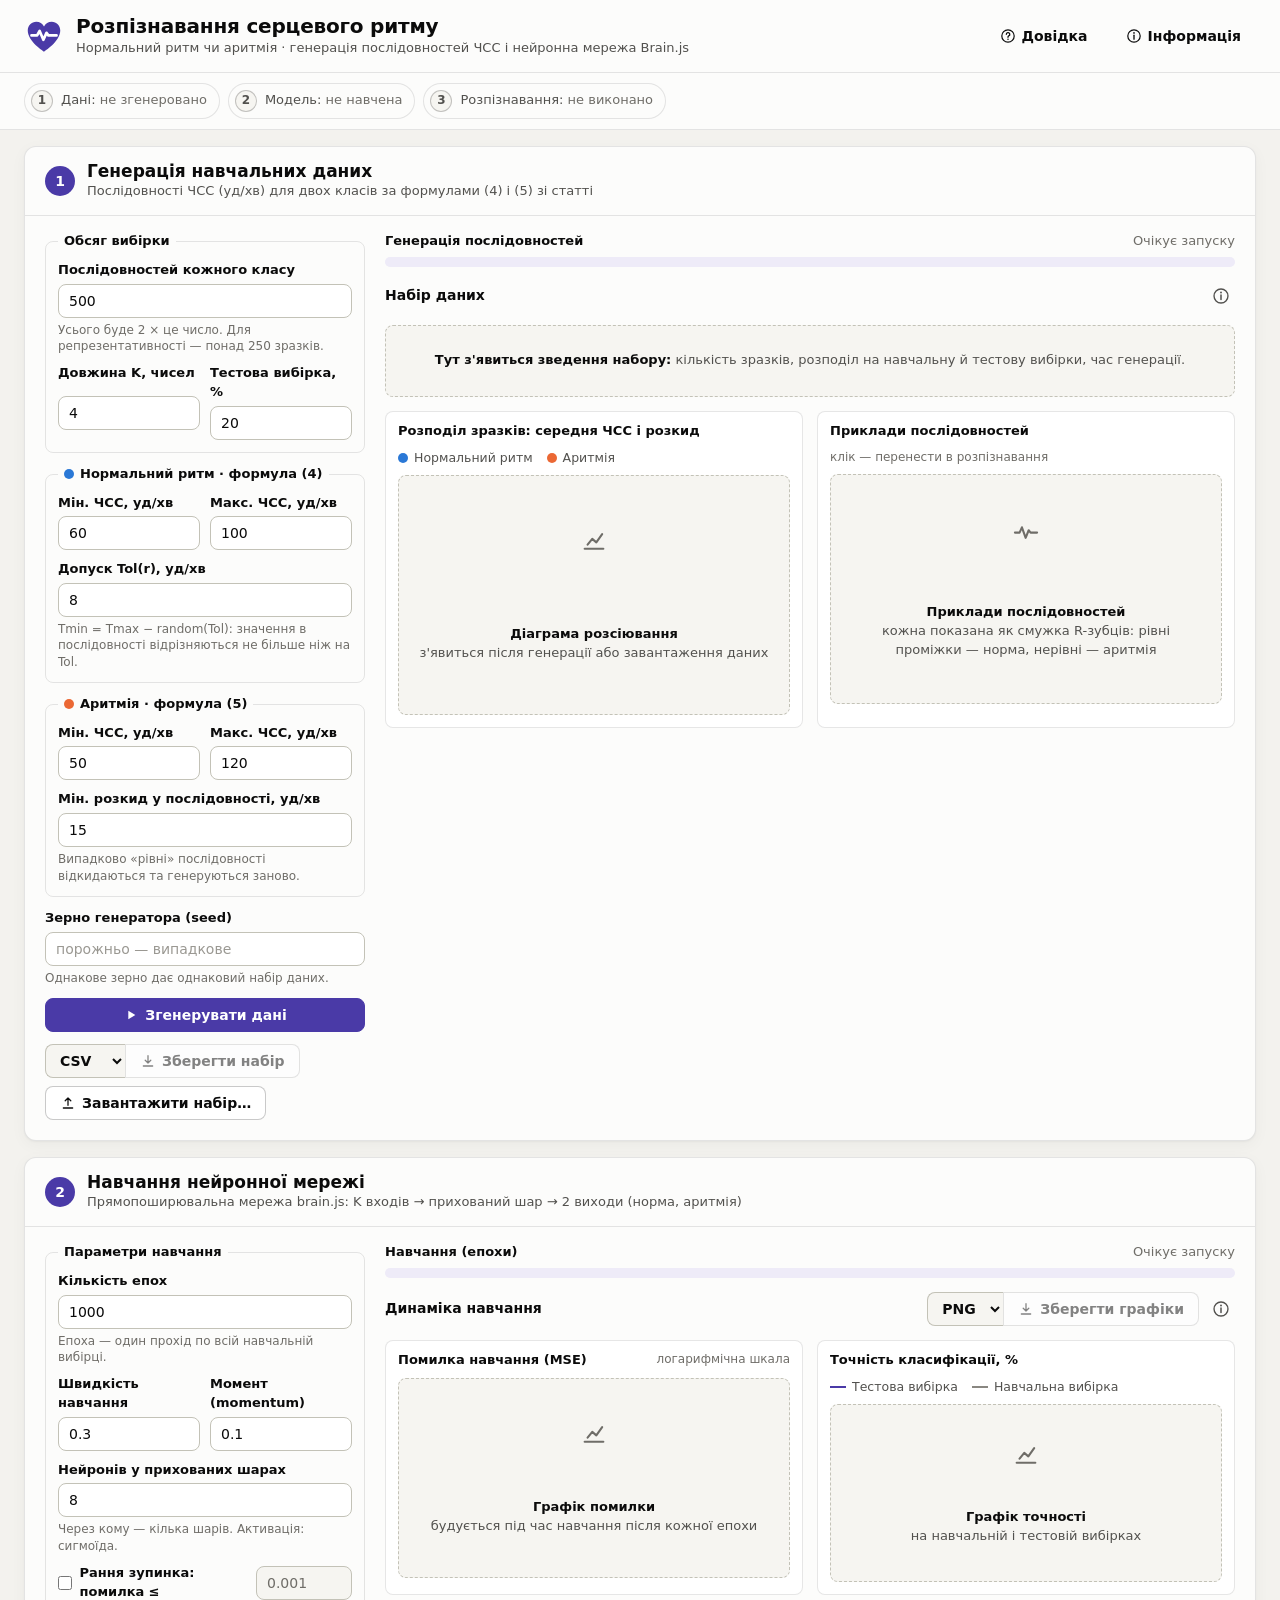
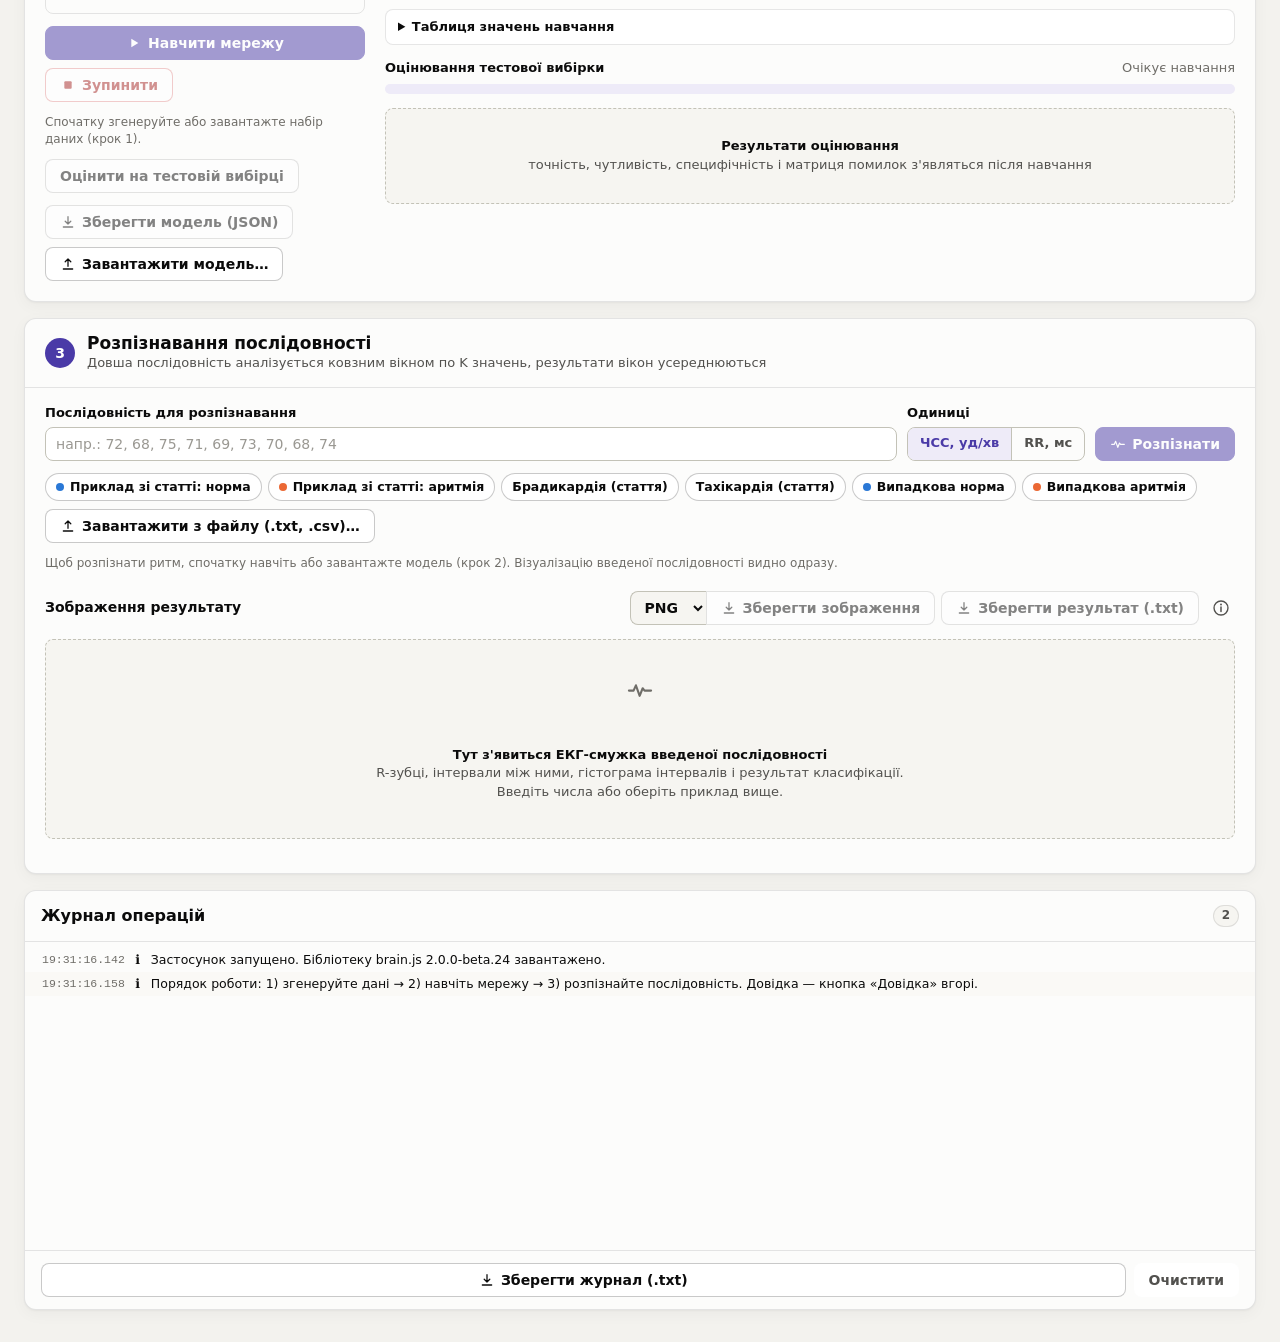
<file: Application/index.html>
<!doctype html>
<html lang="uk">
<head>
  <meta charset="utf-8">
  <meta name="viewport" content="width=device-width, initial-scale=1">
  <title>Розпізнавання серцевого ритму — Brain.js</title>
  <meta name="description" content="Генерація послідовностей ЧСС (нормальний ритм / аритмія), навчання нейронної мережі Brain.js та розпізнавання ритму">
  <link rel="icon" href="data:image/svg+xml,%3Csvg xmlns='http://www.w3.org/2000/svg' viewBox='0 0 32 32'%3E%3Cpath fill='%234a3aa7' d='M16 28.5S3 20.4 3 11.6C3 7.5 6.1 4.5 9.8 4.5c2.8 0 5 1.6 6.2 3.8 1.2-2.2 3.4-3.8 6.2-3.8 3.7 0 6.8 3 6.8 7.1 0 8.8-13 16.9-13 16.9Z'/%3E%3Cpath fill='none' stroke='%23fff' stroke-width='2.2' stroke-linecap='round' stroke-linejoin='round' d='M6 15.5h4.5l2-3.5 3 7 2.5-5.5 1.5 2H26'/%3E%3C/svg%3E">
  <link rel="stylesheet" href="css/styles.css">
</head>
<body>
  <!-- Набір іконок (використовуються через <use>) -->
  <svg width="0" height="0" style="position:absolute" aria-hidden="true">
    <symbol id="i-info" viewBox="0 0 24 24"><circle cx="12" cy="12" r="9.3" fill="none" stroke="currentColor" stroke-width="1.8"/><path d="M12 10.8v6" fill="none" stroke="currentColor" stroke-width="2" stroke-linecap="round"/><circle cx="12" cy="7.4" r="1.25" fill="currentColor"/></symbol>
    <symbol id="i-help" viewBox="0 0 24 24"><circle cx="12" cy="12" r="9.3" fill="none" stroke="currentColor" stroke-width="1.8"/><path d="M9.5 9.4a2.6 2.6 0 1 1 3.6 2.4c-.7.3-1.1.8-1.1 1.6v.5" fill="none" stroke="currentColor" stroke-width="1.9" stroke-linecap="round"/><circle cx="12" cy="17" r="1.15" fill="currentColor"/></symbol>
    <symbol id="i-download" viewBox="0 0 24 24"><path d="M12 4v11m0 0-4.2-4.2M12 15l4.2-4.2M5 19.5h14" fill="none" stroke="currentColor" stroke-width="1.9" stroke-linecap="round" stroke-linejoin="round"/></symbol>
    <symbol id="i-upload" viewBox="0 0 24 24"><path d="M12 15.5v-11m0 0L7.8 8.7M12 4.5l4.2 4.2M5 19.5h14" fill="none" stroke="currentColor" stroke-width="1.9" stroke-linecap="round" stroke-linejoin="round"/></symbol>
    <symbol id="i-play" viewBox="0 0 24 24"><path d="M8 5.5v13l10.5-6.5z" fill="currentColor"/></symbol>
    <symbol id="i-stop" viewBox="0 0 24 24"><rect x="6.5" y="6.5" width="11" height="11" rx="1.5" fill="currentColor"/></symbol>
    <symbol id="i-warn" viewBox="0 0 24 24"><path d="M12 3.5 2.5 20h19z" fill="none" stroke="currentColor" stroke-width="1.8" stroke-linejoin="round"/><path d="M12 9.5v5" stroke="currentColor" stroke-width="2" stroke-linecap="round"/><circle cx="12" cy="17.3" r="1.1" fill="currentColor"/></symbol>
    <symbol id="i-chart" viewBox="0 0 24 24"><path d="M4 19.5h16M6.5 16l4-5 3.5 3 5-7" fill="none" stroke="currentColor" stroke-width="1.8" stroke-linecap="round" stroke-linejoin="round"/></symbol>
    <symbol id="i-pulse" viewBox="0 0 24 24"><path d="M2.5 12.5h4l2-4.5 3.2 9 2.6-6.5 1.6 2h5.6" fill="none" stroke="currentColor" stroke-width="1.8" stroke-linecap="round" stroke-linejoin="round"/></symbol>
    <symbol id="i-list" viewBox="0 0 24 24"><path d="M8.5 7h11M8.5 12h11M8.5 17h11" stroke="currentColor" stroke-width="1.8" stroke-linecap="round"/><circle cx="5" cy="7" r="1.2" fill="currentColor"/><circle cx="5" cy="12" r="1.2" fill="currentColor"/><circle cx="5" cy="17" r="1.2" fill="currentColor"/></symbol>
  </svg>

  <a class="skip-link" href="#main">Перейти до вмісту</a>

  <header class="app-header">
    <div class="brand">
      <svg class="brand-logo" viewBox="0 0 32 32" aria-hidden="true">
        <path fill="#4a3aa7" d="M16 28.5S3 20.4 3 11.6C3 7.5 6.1 4.5 9.8 4.5c2.8 0 5 1.6 6.2 3.8 1.2-2.2 3.4-3.8 6.2-3.8 3.7 0 6.8 3 6.8 7.1 0 8.8-13 16.9-13 16.9Z"/>
        <path fill="none" stroke="#fff" stroke-width="2.2" stroke-linecap="round" stroke-linejoin="round" d="M6 15.5h4.5l2-3.5 3 7 2.5-5.5 1.5 2H26"/>
      </svg>
      <div>
        <h1>Розпізнавання серцевого ритму</h1>
        <p class="brand-sub">Нормальний ритм чи аритмія · генерація послідовностей ЧСС і нейронна мережа Brain.js</p>
      </div>
    </div>
    <nav class="header-actions" aria-label="Довідкова інформація">
      <button type="button" class="btn btn-ghost" id="btnHelp" aria-haspopup="dialog">
        <svg aria-hidden="true"><use href="#i-help"/></svg>Довідка
      </button>
      <button type="button" class="btn btn-ghost" id="btnInfo" aria-haspopup="dialog">
        <svg aria-hidden="true"><use href="#i-info"/></svg>Інформація
      </button>
    </nav>
  </header>

  <ol class="stepper" aria-label="Стан роботи">
    <li id="stateData" data-done="false"><a href="#step1"><span class="step-dot">1</span><span>Дані: <span class="step-state">не згенеровано</span></span></a></li>
    <li id="stateModel" data-done="false"><a href="#step2"><span class="step-dot">2</span><span>Модель: <span class="step-state">не навчена</span></span></a></li>
    <li id="stateResult" data-done="false"><a href="#step3"><span class="step-dot">3</span><span>Розпізнавання: <span class="step-state">не виконано</span></span></a></li>
  </ol>

  <div class="banner banner-error" id="libError" role="alert" hidden>
    Не вдалося завантажити бібліотеку <strong>brain.js</strong> (файл <code>lib/brain-browser.js</code>).
    Перевірте, що папка <code>lib</code> лежить поруч з <code>index.html</code>. Навчання та розпізнавання недоступні.
  </div>

  <main id="main" class="layout">
    <div class="steps">

      <!-- ============================================ КРОК 1. ДАНІ -->
      <section class="card step" id="step1" aria-labelledby="step1Title">
        <header class="step-head">
          <span class="step-num" aria-hidden="true">1</span>
          <div>
            <h2 id="step1Title">Генерація навчальних даних</h2>
            <p>Послідовності ЧСС (уд/хв) для двох класів за формулами (4) і (5) зі статті</p>
          </div>
        </header>
        <div class="step-body">
          <form id="formData" class="controls" novalidate>
            <div class="form-errors" id="errData" role="alert" hidden></div>

            <fieldset class="group">
              <legend>Обсяг вибірки</legend>
              <div class="field">
                <label for="perClass">Послідовностей кожного класу</label>
                <input id="perClass" type="number" min="10" max="5000" step="10" value="500" required>
                <small class="hint">Усього буде 2 × це число. Для репрезентативності — понад 250 зразків.</small>
              </div>
              <div class="field-row">
                <div class="field">
                  <label for="seqLen">Довжина K, чисел</label>
                  <input id="seqLen" type="number" min="3" max="12" step="1" value="4" required>
                </div>
                <div class="field">
                  <label for="testPct">Тестова вибірка, %</label>
                  <input id="testPct" type="number" min="5" max="50" step="1" value="20" required>
                </div>
              </div>
            </fieldset>

            <fieldset class="group">
              <legend><span class="swatch swatch-normal" aria-hidden="true"></span>Нормальний ритм · формула (4)</legend>
              <div class="field-row">
                <div class="field">
                  <label for="normMin">Мін. ЧСС, уд/хв</label>
                  <input id="normMin" type="number" min="30" max="200" step="1" value="60" required>
                </div>
                <div class="field">
                  <label for="normMax">Макс. ЧСС, уд/хв</label>
                  <input id="normMax" type="number" min="30" max="200" step="1" value="100" required>
                </div>
              </div>
              <div class="field">
                <label for="tol">Допуск Tol(r), уд/хв</label>
                <input id="tol" type="number" min="0" max="30" step="1" value="8" required>
                <small class="hint">Tmin = Tmax − random(Tol): значення в послідовності відрізняються не більше ніж на Tol.</small>
              </div>
            </fieldset>

            <fieldset class="group">
              <legend><span class="swatch swatch-arr" aria-hidden="true"></span>Аритмія · формула (5)</legend>
              <div class="field-row">
                <div class="field">
                  <label for="arrMin">Мін. ЧСС, уд/хв</label>
                  <input id="arrMin" type="number" min="30" max="220" step="1" value="50" required>
                </div>
                <div class="field">
                  <label for="arrMax">Макс. ЧСС, уд/хв</label>
                  <input id="arrMax" type="number" min="30" max="220" step="1" value="120" required>
                </div>
              </div>
              <div class="field">
                <label for="minSpread">Мін. розкид у послідовності, уд/хв</label>
                <input id="minSpread" type="number" min="1" max="100" step="1" value="15" required>
                <small class="hint">Випадково «рівні» послідовності відкидаються та генеруються заново.</small>
              </div>
            </fieldset>

            <div class="field">
              <label for="seed">Зерно генератора (seed)</label>
              <input id="seed" type="text" inputmode="numeric" autocomplete="off" placeholder="порожньо — випадкове">
              <small class="hint">Однакове зерно дає однаковий набір даних.</small>
            </div>

            <div class="actions">
              <button type="submit" class="btn btn-primary" id="btnGenerate">
                <svg aria-hidden="true"><use href="#i-play"/></svg>Згенерувати дані
              </button>
            </div>
            <div class="actions">
              <div class="save-group">
                <label class="sr-only" for="dataFormat">Формат файлу набору даних</label>
                <select id="dataFormat" title="Формат файлу набору даних">
                  <option value="csv">CSV</option>
                  <option value="json">JSON</option>
                </select>
                <button type="button" class="btn" id="btnSaveData" disabled>
                  <svg aria-hidden="true"><use href="#i-download"/></svg>Зберегти набір
                </button>
              </div>
              <label class="btn file-btn" id="lblFileData" title="Завантажити набір даних із файлу CSV або JSON">
                <svg aria-hidden="true"><use href="#i-upload"/></svg>Завантажити набір…
                <input type="file" id="fileData" accept=".csv,.json,text/csv,application/json">
              </label>
            </div>
          </form>

          <div class="output">
            <div class="progress" id="progData" data-state="idle">
              <div class="progress-head">
                <span class="progress-title">Генерація послідовностей</span>
                <span class="progress-text">Очікує запуску</span>
              </div>
              <div class="progress-track" role="progressbar" aria-label="Прогрес генерації даних" aria-valuemin="0" aria-valuemax="100" aria-valuenow="0">
                <div class="progress-fill"></div>
              </div>
            </div>

            <div class="out-head">
              <h3>Набір даних</h3>
              <button type="button" class="icon-btn" id="btnDataInfo" title="Інформація про набір даних" aria-label="Інформація про набір даних">
                <svg aria-hidden="true"><use href="#i-info"/></svg>
              </button>
            </div>
            <div class="kpis" id="dataKpis">
              <div class="placeholder" style="grid-column: 1 / -1; min-height: 72px">
                <span><strong>Тут з'явиться зведення набору:</strong> кількість зразків, розподіл на навчальну й тестову вибірки, час генерації.</span>
              </div>
            </div>

            <div class="viz-grid">
              <figure class="viz grow">
                <figcaption>Розподіл зразків: середня ЧСС і розкид</figcaption>
                <div class="legend" aria-hidden="true">
                  <span><i class="swatch swatch-normal"></i>Нормальний ритм</span>
                  <span><i class="swatch swatch-arr"></i>Аритмія</span>
                </div>
                <div class="canvas-wrap">
                  <canvas id="scatterCanvas" class="chart-canvas" role="img" aria-label="Діаграма розсіювання: середня ЧСС по горизонталі, розкид значень по вертикалі"></canvas>
                  <div class="placeholder" id="scatterEmpty">
                    <svg aria-hidden="true"><use href="#i-chart"/></svg>
                    <span><strong>Діаграма розсіювання</strong><br>з'явиться після генерації або завантаження даних</span>
                  </div>
                  <div class="chart-tip" id="scatterTip" hidden></div>
                </div>
              </figure>
              <figure class="viz">
                <figcaption>Приклади послідовностей <small>клік — перенести в розпізнавання</small></figcaption>
                <div class="gallery" id="gallery">
                  <div class="placeholder" style="grid-column: 1 / -1; min-height: 230px">
                    <svg aria-hidden="true"><use href="#i-pulse"/></svg>
                    <span><strong>Приклади послідовностей</strong><br>кожна показана як смужка R-зубців: рівні проміжки — норма, нерівні — аритмія</span>
                  </div>
                </div>
              </figure>
            </div>
          </div>
        </div>
      </section>

      <!-- ============================================ КРОК 2. НАВЧАННЯ -->
      <section class="card step" id="step2" aria-labelledby="step2Title">
        <header class="step-head">
          <span class="step-num" aria-hidden="true">2</span>
          <div>
            <h2 id="step2Title">Навчання нейронної мережі</h2>
            <p>Прямопоширювальна мережа brain.js: K входів → прихований шар → 2 виходи (норма, аритмія)</p>
          </div>
        </header>
        <div class="step-body">
          <form id="formTrain" class="controls" novalidate>
            <div class="form-errors" id="errTrain" role="alert" hidden></div>

            <fieldset class="group">
              <legend>Параметри навчання</legend>
              <div class="field">
                <label for="epochs">Кількість епох</label>
                <input id="epochs" type="number" min="1" max="20000" step="1" value="1000" required>
                <small class="hint">Епоха — один прохід по всій навчальній вибірці.</small>
              </div>
              <div class="field-row">
                <div class="field">
                  <label for="lr">Швидкість навчання</label>
                  <input id="lr" type="number" min="0.001" max="0.999" step="0.01" value="0.3" required>
                </div>
                <div class="field">
                  <label for="momentum">Момент (momentum)</label>
                  <input id="momentum" type="number" min="0.01" max="0.99" step="0.01" value="0.1" required>
                </div>
              </div>
              <div class="field">
                <label for="hidden">Нейронів у прихованих шарах</label>
                <input id="hidden" type="text" value="8" autocomplete="off" placeholder="напр.: 8 або 12, 6" required>
                <small class="hint">Через кому — кілька шарів. Активація: сигмоїда.</small>
              </div>
              <div class="inline-field">
                <label class="check" for="earlyStop"><input type="checkbox" id="earlyStop">Рання зупинка: помилка ≤</label>
                <label class="sr-only" for="errThresh">Цільова помилка для ранньої зупинки</label>
                <input id="errThresh" type="number" min="0.00001" max="0.5" step="0.0001" value="0.001" disabled>
              </div>
            </fieldset>

            <div class="actions">
              <button type="submit" class="btn btn-primary" id="btnTrain" disabled>
                <svg aria-hidden="true"><use href="#i-play"/></svg>Навчити мережу
              </button>
              <button type="button" class="btn btn-danger" id="btnStop" disabled>
                <svg aria-hidden="true"><use href="#i-stop"/></svg>Зупинити
              </button>
            </div>
            <small class="hint" id="trainHint">Спочатку згенеруйте або завантажте набір даних (крок 1).</small>
            <div class="actions">
              <button type="button" class="btn" id="btnEvaluate" disabled title="Повторно перевірити модель на тестовій вибірці">Оцінити на тестовій вибірці</button>
            </div>
            <div class="actions">
              <button type="button" class="btn" id="btnSaveModel" disabled>
                <svg aria-hidden="true"><use href="#i-download"/></svg>Зберегти модель (JSON)
              </button>
              <label class="btn file-btn" id="lblFileModel" title="Завантажити раніше збережену модель (JSON)">
                <svg aria-hidden="true"><use href="#i-upload"/></svg>Завантажити модель…
                <input type="file" id="fileModel" accept=".json,application/json">
              </label>
            </div>
          </form>

          <div class="output">
            <div class="progress" id="progTrain" data-state="idle">
              <div class="progress-head">
                <span class="progress-title">Навчання (епохи)</span>
                <span class="progress-text">Очікує запуску</span>
              </div>
              <div class="progress-track" role="progressbar" aria-label="Прогрес навчання за епохами" aria-valuemin="0" aria-valuemax="100" aria-valuenow="0">
                <div class="progress-fill"></div>
              </div>
            </div>

            <div class="out-head">
              <h3>Динаміка навчання</h3>
              <div class="actions">
                <div class="save-group">
                  <label class="sr-only" for="chartFormat">Формат зображення графіків</label>
                  <select id="chartFormat" title="Формат зображення графіків">
                    <option value="png">PNG</option>
                    <option value="jpg">JPG</option>
                    <option value="bmp">BMP</option>
                  </select>
                  <button type="button" class="btn" id="btnSaveCharts" disabled>
                    <svg aria-hidden="true"><use href="#i-download"/></svg>Зберегти графіки
                  </button>
                </div>
                <button type="button" class="icon-btn" id="btnModelInfo" title="Інформація про модель" aria-label="Інформація про модель">
                  <svg aria-hidden="true"><use href="#i-info"/></svg>
                </button>
              </div>
            </div>

            <div class="viz-grid">
              <figure class="viz">
                <figcaption>Помилка навчання (MSE) <small>логарифмічна шкала</small></figcaption>
                <div class="canvas-wrap">
                  <canvas id="errorCanvas" class="chart-canvas" role="img" aria-label="Графік помилки навчання за епохами"></canvas>
                  <div class="placeholder" id="errorEmpty">
                    <svg aria-hidden="true"><use href="#i-chart"/></svg>
                    <span><strong>Графік помилки</strong><br>будується під час навчання після кожної епохи</span>
                  </div>
                  <div class="chart-tip" id="errorTip" hidden></div>
                </div>
              </figure>
              <figure class="viz">
                <figcaption>Точність класифікації, %</figcaption>
                <div class="legend" aria-hidden="true">
                  <span><i class="line-key accent"></i>Тестова вибірка</span>
                  <span><i class="line-key deemph"></i>Навчальна вибірка</span>
                </div>
                <div class="canvas-wrap">
                  <canvas id="accCanvas" class="chart-canvas" style="height:178px" role="img" aria-label="Графік точності на навчальній і тестовій вибірках"></canvas>
                  <div class="placeholder" id="accEmpty">
                    <svg aria-hidden="true"><use href="#i-chart"/></svg>
                    <span><strong>Графік точності</strong><br>на навчальній і тестовій вибірках</span>
                  </div>
                  <div class="chart-tip" id="accTip" hidden></div>
                </div>
              </figure>
            </div>

            <details class="more" id="historyDetails">
              <summary>Таблиця значень навчання</summary>
              <div class="table-wrap">
                <table class="data">
                  <thead><tr><th>Епоха</th><th>Помилка (MSE)</th><th>Точність: навч., %</th><th>Точність: тест, %</th></tr></thead>
                  <tbody id="historyBody"><tr><td colspan="4" style="text-align:left;color:var(--muted)">Дані з'являться після навчання</td></tr></tbody>
                </table>
              </div>
            </details>

            <div class="progress" id="progEval" data-state="idle">
              <div class="progress-head">
                <span class="progress-title">Оцінювання тестової вибірки</span>
                <span class="progress-text">Очікує навчання</span>
              </div>
              <div class="progress-track" role="progressbar" aria-label="Прогрес оцінювання тестової вибірки" aria-valuemin="0" aria-valuemax="100" aria-valuenow="0">
                <div class="progress-fill"></div>
              </div>
            </div>

            <div id="metrics">
              <div class="placeholder" style="min-height: 96px">
                <span><strong>Результати оцінювання</strong><br>точність, чутливість, специфічність і матриця помилок з'являться після навчання</span>
              </div>
            </div>
          </div>
        </div>
      </section>

      <!-- ============================================ КРОК 3. РОЗПІЗНАВАННЯ -->
      <section class="card step" id="step3" aria-labelledby="step3Title">
        <header class="step-head">
          <span class="step-num" aria-hidden="true">3</span>
          <div>
            <h2 id="step3Title">Розпізнавання послідовності</h2>
            <p>Довша послідовність аналізується ковзним вікном по K значень, результати вікон усереднюються</p>
          </div>
        </header>
        <div class="step-body stacked">
          <form id="formRecognize" class="controls" novalidate>
            <div class="form-errors" id="errRecognize" role="alert" hidden></div>
            <div class="recognize-bar">
              <div class="field">
                <label for="seqInput">Послідовність для розпізнавання</label>
                <input id="seqInput" type="text" autocomplete="off" spellcheck="false" placeholder="напр.: 72, 68, 75, 71, 69, 73, 70, 68, 74">
              </div>
              <div class="field">
                <span class="label" id="unitsLabel">Одиниці</span>
                <div class="segmented" role="radiogroup" aria-labelledby="unitsLabel">
                  <label><input type="radio" name="units" value="bpm" checked><span>ЧСС, уд/хв</span></label>
                  <label><input type="radio" name="units" value="ms"><span>RR, мс</span></label>
                </div>
              </div>
              <button type="submit" class="btn btn-primary" id="btnRecognize" disabled>
                <svg aria-hidden="true"><use href="#i-pulse"/></svg>Розпізнати
              </button>
            </div>
            <div class="toolbar">
              <div class="chips" role="group" aria-label="Заповнити поле прикладом">
                <button type="button" class="chip" data-example="normal"><i class="swatch swatch-normal"></i>Приклад зі статті: норма</button>
                <button type="button" class="chip" data-example="irregular"><i class="swatch swatch-arr"></i>Приклад зі статті: аритмія</button>
                <button type="button" class="chip" data-example="brady">Брадикардія (стаття)</button>
                <button type="button" class="chip" data-example="tachy">Тахікардія (стаття)</button>
                <button type="button" class="chip" data-random="normal"><i class="swatch swatch-normal"></i>Випадкова норма</button>
                <button type="button" class="chip" data-random="arrhythmia"><i class="swatch swatch-arr"></i>Випадкова аритмія</button>
              </div>
              <label class="btn file-btn" id="lblFileSeq" title="Прочитати числа з текстового файлу">
                <svg aria-hidden="true"><use href="#i-upload"/></svg>Завантажити з файлу (.txt, .csv)…
                <input type="file" id="fileSeq" accept=".txt,.csv,text/plain,text/csv">
              </label>
            </div>
            <small class="hint" id="recognizeHint">Щоб розпізнати ритм, спочатку навчіть або завантажте модель (крок 2). Візуалізацію введеної послідовності видно одразу.</small>
          </form>

          <div class="output">
            <div class="out-head">
              <h3>Зображення результату</h3>
              <div class="actions">
                <div class="save-group">
                  <label class="sr-only" for="imgFormat">Формат зображення</label>
                  <select id="imgFormat" title="Формат зображення">
                    <option value="png">PNG</option>
                    <option value="jpg">JPG</option>
                    <option value="bmp">BMP</option>
                  </select>
                  <button type="button" class="btn" id="btnSaveImage" disabled>
                    <svg aria-hidden="true"><use href="#i-download"/></svg>Зберегти зображення
                  </button>
                </div>
                <button type="button" class="btn" id="btnSaveResult" disabled>
                  <svg aria-hidden="true"><use href="#i-download"/></svg>Зберегти результат (.txt)
                </button>
                <button type="button" class="icon-btn" id="btnImageInfo" title="Інформація про зображення" aria-label="Інформація про зображення">
                  <svg aria-hidden="true"><use href="#i-info"/></svg>
                </button>
              </div>
            </div>
            <div class="result-wrap is-empty" id="resultWrap">
              <canvas id="resultCanvas" class="result-canvas" width="1400" height="800" role="img" aria-label="Зображення ЕКГ-смужки та результату класифікації"></canvas>
              <div class="placeholder" id="resultEmpty">
                <svg aria-hidden="true"><use href="#i-pulse"/></svg>
                <span><strong>Тут з'явиться ЕКГ-смужка введеної послідовності</strong><br>R-зубці, інтервали між ними, гістограма інтервалів і результат класифікації.<br>Введіть числа або оберіть приклад вище.</span>
              </div>
            </div>
            <div id="resultSummary" aria-live="polite"></div>
          </div>
        </div>
      </section>
    </div>

    <!-- ============================================ ЖУРНАЛ -->
    <aside class="card log-panel" aria-labelledby="logTitle">
      <div class="log-head">
        <h2 id="logTitle">Журнал операцій</h2>
        <span class="badge" id="logCount" title="Кількість записів">0</span>
      </div>
      <div class="log-body">
        <ol class="log-list" id="logList"></ol>
        <div class="placeholder" id="logEmpty">
          <svg aria-hidden="true"><use href="#i-list"/></svg>
          <span><strong>Журнал порожній</strong><br>тут фіксуються всі дії: генерація, навчання, оцінювання, розпізнавання, збереження та помилки</span>
        </div>
      </div>
      <div class="log-foot">
        <button type="button" class="btn" id="btnSaveLog" disabled>
          <svg aria-hidden="true"><use href="#i-download"/></svg>Зберегти журнал (.txt)
        </button>
        <button type="button" class="btn btn-quiet" id="btnClearLog" disabled>Очистити</button>
      </div>
    </aside>
  </main>

  <!-- ============================================ ДІАЛОГ «ІНФОРМАЦІЯ» -->
  <dialog class="dialog" id="dlgInfo" aria-labelledby="dlgInfoTitle">
    <form method="dialog" class="dialog-inner">
      <header class="dialog-head">
        <h2 id="dlgInfoTitle"><svg aria-hidden="true"><use href="#i-info"/></svg>Інформація</h2>
        <button class="icon-btn" value="close" aria-label="Закрити">✕</button>
      </header>
      <div class="dialog-body" id="infoBody"></div>
      <footer class="dialog-foot">
        <button class="btn btn-primary" value="close">Закрити</button>
      </footer>
    </form>
  </dialog>

  <!-- ============================================ ДІАЛОГ «ДОВІДКА» -->
  <dialog class="dialog" id="dlgHelp" aria-labelledby="dlgHelpTitle">
    <form method="dialog" class="dialog-inner">
      <header class="dialog-head">
        <h2 id="dlgHelpTitle"><svg aria-hidden="true"><use href="#i-help"/></svg>Довідка</h2>
        <button class="icon-btn" value="close" aria-label="Закрити">✕</button>
      </header>
      <div class="dialog-body help">
        <h3>Порядок роботи</h3>
        <ol>
          <li><strong>Генерація даних.</strong> Задайте кількість послідовностей і параметри класів, натисніть «Згенерувати дані». Набір можна зберегти (CSV/JSON) і пізніше завантажити.</li>
          <li><strong>Навчання.</strong> Задайте кількість епох, швидкість навчання, момент і розмір прихованих шарів, натисніть «Навчити мережу». Прогрес-бар оновлюється після кожної епохи, графіки показують помилку й точність. Навчання можна зупинити.</li>
          <li><strong>Оцінювання.</strong> Після навчання мережа автоматично перевіряється на тестовій вибірці: точність, чутливість, специфічність, матриця помилок.</li>
          <li><strong>Розпізнавання.</strong> Введіть послідовність ЧСС (або RR-інтервали в мс) чи оберіть приклад і натисніть «Розпізнати». Зображення результату можна зберегти у форматах PNG, JPG або BMP, а текстовий результат — у .txt.</li>
          <li><strong>Журнал.</strong> Усі дії записуються в журнал праворуч; його можна зберегти у файл .txt.</li>
        </ol>

        <h3>Як генеруються дані</h3>
        <p><strong>Нормальний ритм</strong>, формула (4): для кожної послідовності</p>
        <span class="formula">Tmax = random(60…100) уд/хв;  Tmin = Tmax − random(Tol)
кожне значення послідовності — випадково Tmax або Tmin</span>
        <p><strong>Аритмія</strong>, формула (5): інтервали між R-зубцями</p>
        <span class="formula">Tcurrent = Tmin + random · (Tmax − Tmin),  Tmin = 60000 / ЧССmax,  Tmax = 60000 / ЧССmin  (мс)</span>
        <p>Послідовність аритмії, розкид якої (max − min) менший за «мін. розкид», відкидається і генерується заново — так у класі «аритмія» немає випадково регулярних прикладів.</p>

        <h3>Нейронна мережа</h3>
        <ul>
          <li>Вхід: K значень ЧСС, нормованих у діапазон [0; 1]: <code>x = (ЧСС − min) / (max − min)</code>, межі визначаються за навчальними даними.</li>
          <li>Вихід: 2 нейрони (норма, аритмія) із сигмоїдною активацією; відсоток впевненості — нормовані виходи.</li>
          <li>Навчання: метод зворотного поширення помилки (brain.js), вибірка перемішується перед кожною епохою.</li>
          <li>Послідовність, довша за K, аналізується ковзним вікном; підсумок — середнє ймовірностей усіх вікон.</li>
        </ul>

        <h3>Обмеження</h3>
        <p>Модель розрізняє лише два класи. Регулярний ритм із ЧСС поза межами 60–100 уд/хв (бради- чи тахікардія) мережа віднесе до класу з рівними інтервалами — застосунок показує про це попередження.</p>
      </div>
      <footer class="dialog-foot">
        <button class="btn btn-primary" value="close">Зрозуміло</button>
      </footer>
    </form>
  </dialog>

  <div class="sr-only" id="srLive" aria-live="polite"></div>

  <script src="lib/brain-browser.js"></script>
  <script src="js/util.js"></script>
  <script src="js/rng.js"></script>
  <script src="js/logger.js"></script>
  <script src="js/generator.js"></script>
  <script src="js/model.js"></script>
  <script src="js/charts.js"></script>
  <script src="js/ecg-render.js"></script>
  <script src="js/image-export.js"></script>
  <script src="js/app.js"></script>
</body>
</html>
</file>
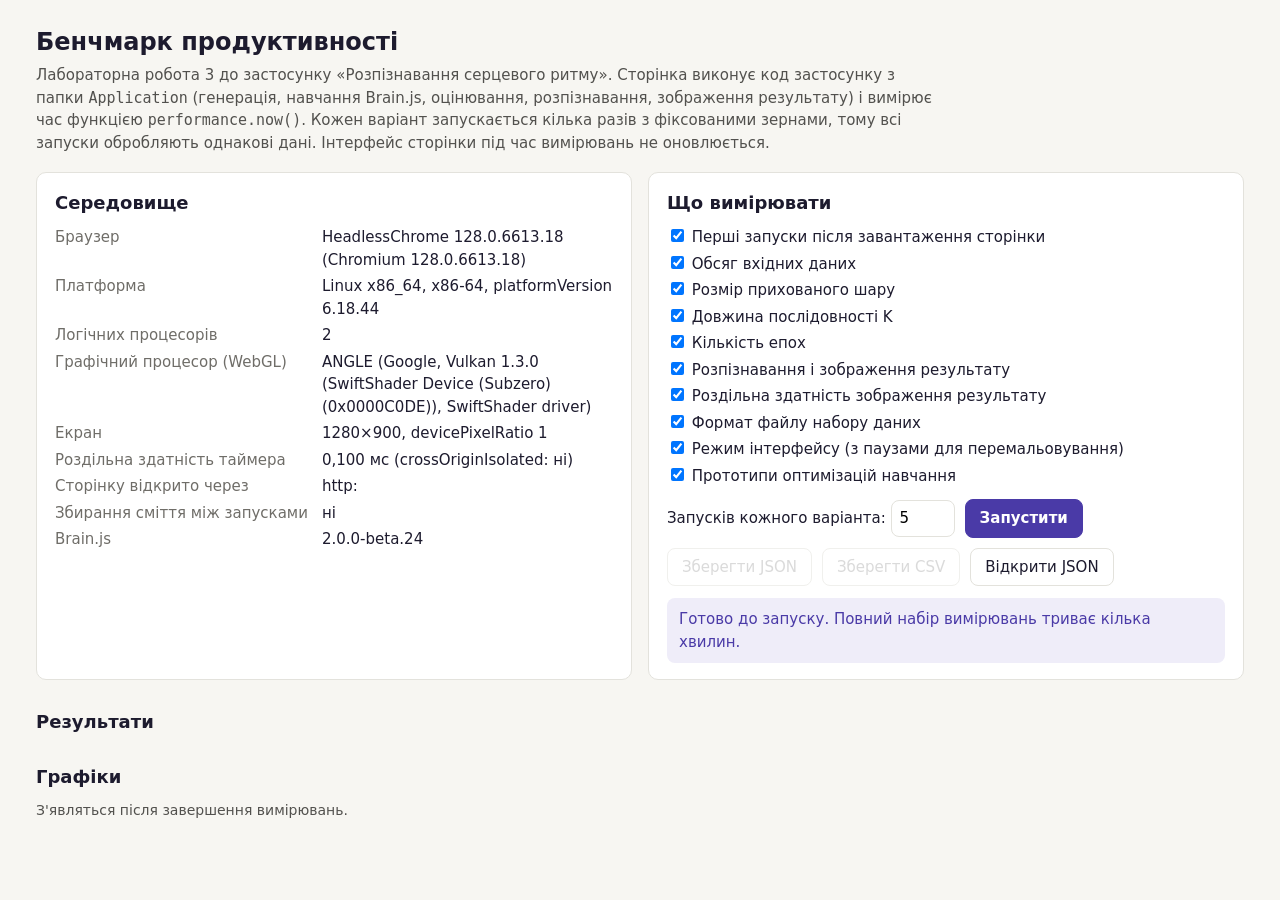
<file: benchmark/index.html>
<!doctype html>
<html lang="uk">
<head>
  <meta charset="utf-8">
  <meta name="viewport" content="width=device-width, initial-scale=1">
  <title>Бенчмарк продуктивності — розпізнавання серцевого ритму</title>
  <style>
    :root {
      --ink: #1d1b2e; --ink2: #52514e; --muted: #6f6d68; --line: #e3e2dc;
      --bg: #f7f6f2; --surface: #ffffff; --accent: #4a3aa7; --ok: #1f7a4d; --err: #b3261e;
    }
    * { box-sizing: border-box; }
    body { margin: 0; font: 15px/1.5 system-ui, -apple-system, "Segoe UI", Roboto, sans-serif; color: var(--ink); background: var(--bg); }
    main { max-width: 1240px; margin: 0 auto; padding: 24px 16px 48px; }
    h1 { font-size: 24px; margin: 0 0 4px; }
    h2 { font-size: 18px; margin: 28px 0 10px; }
    h3 { font-size: 16px; margin: 0 0 4px; }
    .lead { margin: 0 0 18px; color: var(--ink2); max-width: 900px; }
    .card { background: var(--surface); border: 1px solid var(--line); border-radius: 10px; padding: 16px 18px; }
    .grid { display: grid; grid-template-columns: minmax(0, 1fr) minmax(0, 1fr); gap: 16px; }
    @media (max-width: 900px) { .grid { grid-template-columns: 1fr; } }
    dl { display: grid; grid-template-columns: max-content 1fr; gap: 4px 14px; margin: 0; }
    dt { color: var(--muted); }
    dd { margin: 0; overflow-wrap: anywhere; }
    #suites { display: grid; gap: 4px; margin: 8px 0 12px; }
    #suites label { cursor: pointer; }
    .controls { display: flex; flex-wrap: wrap; gap: 10px; align-items: center; }
    button, input { font: inherit; }
    button { padding: 7px 14px; border-radius: 8px; border: 1px solid var(--line); background: var(--surface); cursor: pointer; }
    button.primary { background: var(--accent); border-color: var(--accent); color: #fff; font-weight: 600; }
    button:disabled { opacity: .5; cursor: default; }
    .file-button { padding: 7px 14px; border-radius: 8px; border: 1px solid var(--line); background: var(--surface); cursor: pointer; }
    .file-button input { position: absolute; width: 1px; height: 1px; opacity: 0; }
    .file-button:focus-within { outline: 2px solid var(--accent); outline-offset: 2px; }
    input[type="number"] { width: 64px; padding: 6px 8px; border: 1px solid var(--line); border-radius: 8px; }
    #status { margin-top: 12px; padding: 10px 12px; border-radius: 8px; background: #efedf9; color: var(--accent); min-height: 44px; }
    #status[data-kind="ok"] { background: #e6f4ec; color: var(--ok); }
    #status[data-kind="error"] { background: #fbe9e7; color: var(--err); }
    .suite { margin-top: 18px; }
    .about { margin: 0 0 8px; color: var(--ink2); font-size: 14px; }
    .table-wrap { overflow-x: auto; margin-bottom: 12px; }
    table { border-collapse: collapse; background: var(--surface); font-size: 13px; font-variant-numeric: tabular-nums; min-width: 100%; }
    caption { text-align: left; font-weight: 600; padding: 4px 0 6px; color: var(--ink2); }
    th, td { border: 1px solid var(--line); padding: 5px 8px; text-align: right; white-space: nowrap; }
    th { background: #f1f0eb; font-weight: 600; text-align: center; }
    td:first-child, td:nth-child(2) { text-align: left; }
    #charts { display: grid; gap: 18px; }
    figure { margin: 0; background: var(--surface); border: 1px solid var(--line); border-radius: 10px; padding: 12px; }
    figcaption { display: flex; justify-content: space-between; align-items: center; gap: 12px; margin-top: 6px; color: var(--ink2); }
    figcaption button { font-size: 13px; padding: 4px 10px; }
  </style>
</head>
<body>
  <main>
    <h1>Бенчмарк продуктивності</h1>
    <p class="lead">Лабораторна робота 3 до застосунку «Розпізнавання серцевого ритму». Сторінка виконує код застосунку
      з папки <code>Application</code> (генерація, навчання Brain.js, оцінювання, розпізнавання, зображення результату)
      і вимірює час функцією <code>performance.now()</code>. Кожен варіант запускається кілька разів з фіксованими зернами,
      тому всі запуски обробляють однакові дані. Інтерфейс сторінки під час вимірювань не оновлюється.</p>

    <div class="grid">
      <section class="card" aria-labelledby="env-title">
        <h2 id="env-title" style="margin-top:0">Середовище</h2>
        <dl id="env"></dl>
      </section>
      <section class="card" aria-labelledby="cfg-title">
        <h2 id="cfg-title" style="margin-top:0">Що вимірювати</h2>
        <div id="suites"></div>
        <div class="controls">
          <label>Запусків кожного варіанта: <input id="runs" type="number" min="3" max="20" value="5"></label>
          <button id="run" class="primary" type="button">Запустити</button>
          <button id="save-json" type="button" disabled>Зберегти JSON</button>
          <button id="save-csv" type="button" disabled>Зберегти CSV</button>
          <label class="file-button">Відкрити JSON<input id="open-json" type="file" accept=".json,application/json"></label>
        </div>
        <div id="status" role="status" aria-live="polite">Готово до запуску. Повний набір вимірювань триває кілька хвилин.</div>
      </section>
    </div>

    <h2>Результати</h2>
    <div id="results"></div>

    <h2>Графіки</h2>
    <div id="charts"><p class="about">З'являться після завершення вимірювань.</p></div>
  </main>

  <script src="../Application/lib/brain-browser.js"></script>
  <script src="../Application/js/util.js"></script>
  <script src="bench-yield.js"></script>
  <script src="../Application/js/rng.js"></script>
  <script src="../Application/js/generator.js"></script>
  <script src="../Application/js/model.js"></script>
  <script src="../Application/js/charts.js"></script>
  <script src="../Application/js/ecg-render.js"></script>
  <script src="../Application/js/image-export.js"></script>
  <script src="bench-charts.js"></script>
  <script src="bench.js"></script>
</body>
</html>
</file>
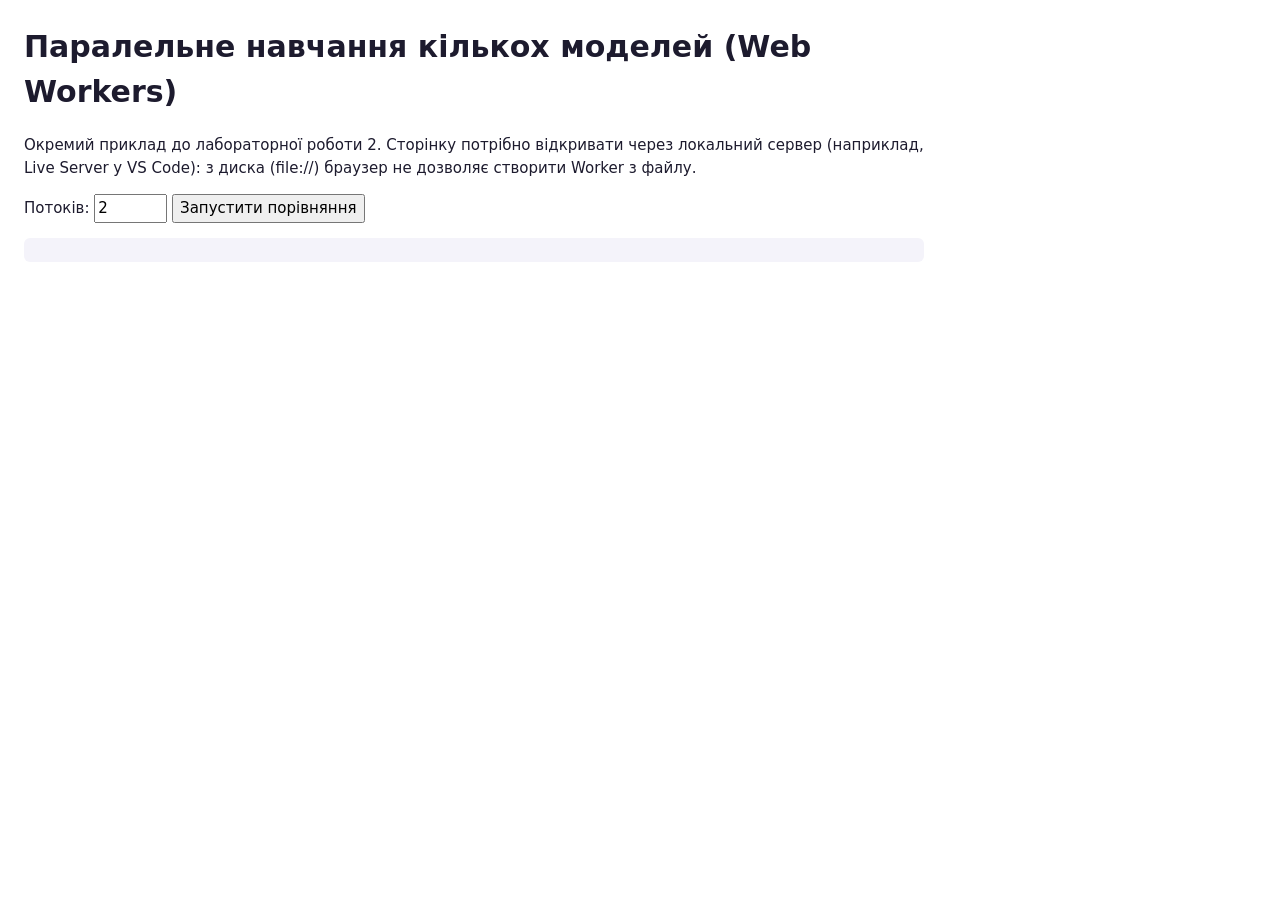
<file: parallel-example/index.html>
<!DOCTYPE html>
<html lang="uk">
<head>
  <meta charset="utf-8">
  <meta name="viewport" content="width=device-width, initial-scale=1">
  <title>Приклад: паралельне навчання в Web Workers</title>
  <style>
    body { font: 15px/1.5 system-ui, sans-serif; margin: 24px; max-width: 900px; color: #1d1b2e; background: #fff; }
    pre { background: #f4f3fa; padding: 12px; border-radius: 6px; white-space: pre-wrap; }
    button, input { font: inherit; }
  </style>
</head>
<body>
  <h1>Паралельне навчання кількох моделей (Web Workers)</h1>
  <p>Окремий приклад до лабораторної роботи 2. Сторінку потрібно відкривати через локальний сервер
    (наприклад, Live Server у VS Code): з диска (file://) браузер не дозволяє створити Worker з файлу.</p>
  <p>
    <label>Потоків: <input id="threads" type="number" min="1" max="32" value="4"></label>
    <button id="run" type="button">Запустити порівняння</button>
  </p>
  <pre id="out"></pre>

  <script src="../Application/lib/brain-browser.js"></script>
  <script src="../Application/js/util.js"></script>
  <script src="../Application/js/rng.js"></script>
  <script src="../Application/js/generator.js"></script>
  <script src="../Application/js/model.js"></script>
  <script src="train-core.js"></script>
  <script src="demo.js"></script>
</body>
</html>
</file>
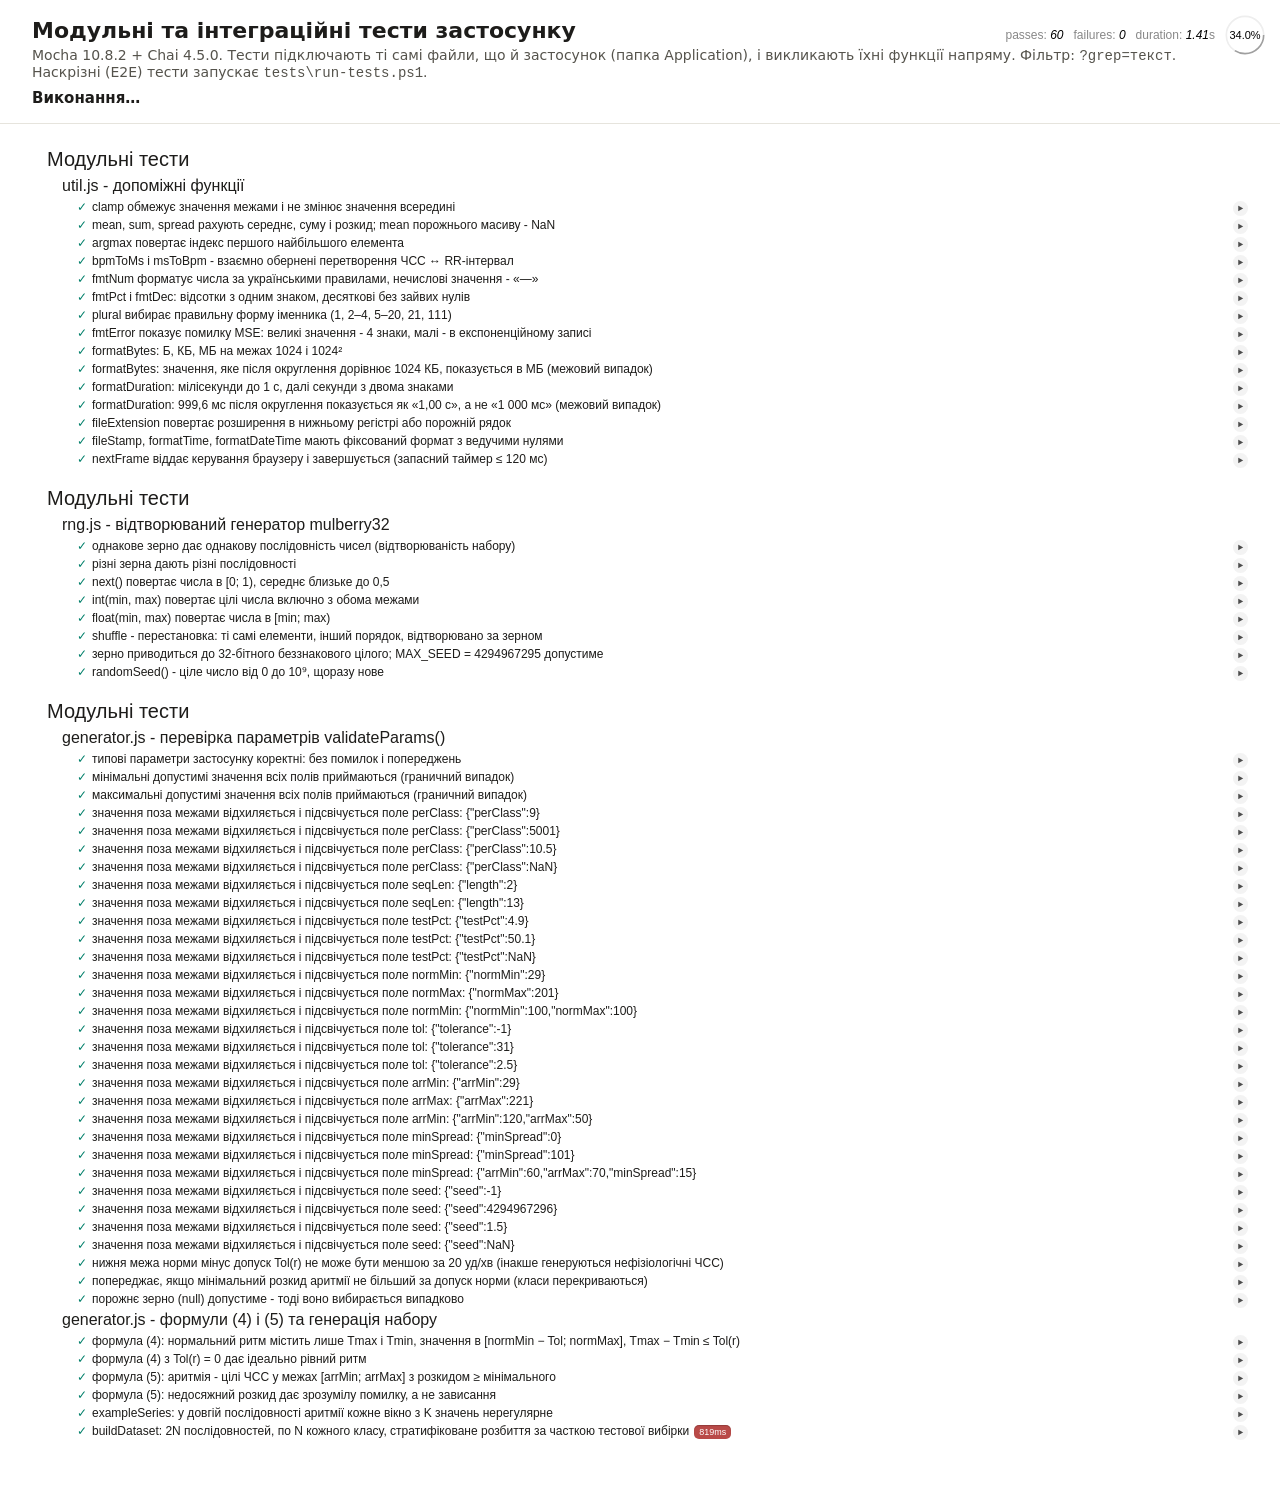
<file: tests/index.html>
<!DOCTYPE html>
<html lang="uk">
<head>
  <meta charset="utf-8">
  <meta name="viewport" content="width=device-width, initial-scale=1">
  <title>Тести - Розпізнавання серцевого ритму (ЛР4)</title>
  <link rel="stylesheet" href="lib/mocha.css">
  <style>
    body { font-family: "Segoe UI", system-ui, sans-serif; margin: 0; padding: 0 0 40px; background: #fff; color: #1d1c1a; }
    .top { padding: 18px 32px 6px; border-bottom: 1px solid #e6e4dd; }
    .top h1 { font-size: 22px; margin: 0 0 4px; }
    .top p { margin: 0 0 8px; color: #55534c; font-size: 14px; }
    #summary { font-size: 15px; font-weight: 600; margin: 6px 0 10px; }
    #summary.ok { color: #1b6e3a; }
    #summary.fail { color: #b3261e; }
    #mocha { margin: 20px 32px; }
    #mocha .test.pass .duration { background: #8a8780; }
  </style>
</head>
<body>
  <div class="top">
    <h1>Модульні та інтеграційні тести застосунку</h1>
    <p>Mocha 10.8.2 + Chai 4.5.0. Тести підключають ті самі файли, що й застосунок (папка Application), і викликають їхні функції напряму.
      Фільтр: <code>?grep=текст</code>. Наскрізні (E2E) тести запускає <code>tests\run-tests.ps1</code>.</p>
    <div id="summary">Виконання…</div>
  </div>
  <div id="mocha"></div>

  <!-- код застосунку (без app.js, який прив'язаний до елементів сторінки застосунку) -->
  <script src="../Application/lib/brain-browser.js"></script>
  <script src="../Application/js/util.js"></script>
  <script src="../Application/js/rng.js"></script>
  <script src="../Application/js/logger.js"></script>
  <script src="../Application/js/generator.js"></script>
  <script src="../Application/js/model.js"></script>
  <script src="../Application/js/charts.js"></script>
  <script src="../Application/js/ecg-render.js"></script>
  <script src="../Application/js/image-export.js"></script>

  <!-- інструменти тестування -->
  <script src="lib/mocha.js"></script>
  <script src="lib/chai.js"></script>
  <script>
    mocha.setup({ ui: 'bdd', timeout: 30000, slow: 400 });
    mocha.checkLeaks();
    window.expect = chai.expect;
  </script>
  <script src="helpers.js"></script>

  <!-- модульні тести -->
  <script src="unit/util.spec.js"></script>
  <script src="unit/rng.spec.js"></script>
  <script src="unit/generator.spec.js"></script>
  <script src="unit/dataset-io.spec.js"></script>
  <script src="unit/model.spec.js"></script>
  <script src="unit/image-export.spec.js"></script>
  <script src="unit/render.spec.js"></script>
  <script src="unit/logger.spec.js"></script>
  <!-- інтеграційні тести -->
  <script src="integration/pipeline.spec.js"></script>
  <script src="integration/files.spec.js"></script>

  <script src="report.js"></script>
</body>
</html>
</file>
<file: Application/css/styles.css>
/* =========================================================================
   Розпізнавання серцевого ритму — стилі інтерфейсу
   Кольори класів: синій = нормальний ритм, помаранчевий = аритмія
   (пара перевірена на розрізнення при дальтонізмі).
   ========================================================================= */

:root {
  color-scheme: light;
  --page: #f3f2ee;
  --surface: #fcfcfb;
  --surface-2: #f6f5f1;
  --ink: #0b0b0b;
  --ink-2: #52514e;
  --muted: #6f6d68;
  --grid: #e1e0d9;
  --axis: #c3c2b7;
  --border: rgba(11, 11, 11, 0.10);
  --border-strong: rgba(11, 11, 11, 0.22);

  --accent: #4a3aa7;
  --accent-hover: #3b2e8c;
  --accent-wash: #eeebf8;
  --accent-ring: rgba(74, 58, 167, 0.35);

  --c-normal: #2a78d6;
  --c-normal-wash: #e8f1fc;
  --c-arr: #eb6834;
  --c-arr-wash: #fdeee7;

  --good: #0ca30c;
  --good-text: #006300;
  --good-wash: #e7f6e7;
  --warning: #fab219;
  --warning-text: #7a5000;
  --warning-wash: #fff4dc;
  --critical: #d03b3b;
  --critical-text: #a72828;
  --critical-wash: #fbeaea;

  --radius: 12px;
  --radius-sm: 8px;
  --shadow: 0 1px 2px rgba(11, 11, 11, 0.04), 0 4px 16px rgba(11, 11, 11, 0.04);
  --font: system-ui, -apple-system, "Segoe UI", Roboto, "Helvetica Neue", Arial, sans-serif;
  --mono: "Cascadia Mono", Consolas, "Liberation Mono", "Courier New", monospace;
}

*, *::before, *::after { box-sizing: border-box; }

/* атрибут hidden має перемагати display: grid/flex у класах компонентів */
[hidden] { display: none !important; }

html { -webkit-text-size-adjust: 100%; }

body {
  margin: 0;
  font: 14px/1.45 var(--font);
  color: var(--ink);
  background: var(--page);
}

h1, h2, h3 { margin: 0; line-height: 1.25; }
p { margin: 0; }
small { font-size: 12px; }

button, input, select, textarea { font: inherit; color: inherit; }

:focus-visible {
  outline: 2px solid var(--accent);
  outline-offset: 2px;
}

.sr-only {
  position: absolute !important;
  width: 1px; height: 1px;
  padding: 0; margin: -1px;
  overflow: hidden; clip: rect(0 0 0 0);
  white-space: nowrap; border: 0;
}

.skip-link {
  position: absolute; left: 16px; top: -48px;
  background: var(--accent); color: #fff;
  padding: 8px 12px; border-radius: var(--radius-sm);
  z-index: 100; text-decoration: none;
}
.skip-link:focus { top: 12px; }

/* ----------------------------------------------------------------- Шапка */

.app-header {
  display: flex;
  align-items: center;
  justify-content: space-between;
  gap: 16px;
  padding: 14px 24px;
  background: var(--surface);
  border-bottom: 1px solid var(--border);
}

.brand { display: flex; align-items: center; gap: 12px; min-width: 0; }
.brand-logo { width: 40px; height: 40px; flex: none; }
.brand h1 { font-size: 20px; font-weight: 650; letter-spacing: -0.01em; }
.brand-sub { color: var(--ink-2); font-size: 13px; }

.header-actions { display: flex; gap: 8px; flex-wrap: wrap; }

/* Покроковий стан роботи */
.stepper {
  display: flex;
  flex-wrap: wrap;
  gap: 8px;
  padding: 10px 24px;
  margin: 0;
  list-style: none;
  background: var(--surface);
  border-bottom: 1px solid var(--border);
}
.stepper a {
  display: flex; align-items: center; gap: 8px;
  padding: 6px 12px 6px 6px;
  border-radius: 999px;
  border: 1px solid var(--border);
  color: var(--ink-2);
  text-decoration: none;
  font-size: 13px;
  background: var(--surface);
}
.stepper a:hover { background: var(--surface-2); }
.stepper .step-dot {
  display: inline-grid; place-items: center;
  width: 22px; height: 22px; border-radius: 50%;
  background: var(--surface-2); border: 1px solid var(--border-strong);
  font-size: 12px; font-weight: 650; color: var(--ink-2);
}
.stepper li[data-done="true"] .step-dot { background: var(--accent); border-color: var(--accent); color: #fff; }
.stepper li[data-done="true"] a { color: var(--ink); }
.stepper .step-state { color: var(--muted); }
.stepper li[data-done="true"] .step-state { color: var(--ink-2); }

/* ---------------------------------------------------------------- Макет */

.layout {
  display: grid;
  grid-template-columns: minmax(0, 1fr) 340px;
  gap: 16px;
  align-items: start;
  max-width: 1720px;
  margin: 0 auto;
  padding: 16px 24px 32px;
}

.steps { display: grid; gap: 16px; min-width: 0; }

.card {
  background: var(--surface);
  border: 1px solid var(--border);
  border-radius: var(--radius);
  box-shadow: var(--shadow);
  min-width: 0;
}

.step-head {
  display: flex;
  align-items: center;
  gap: 12px;
  padding: 14px 20px;
  border-bottom: 1px solid var(--border);
}
.step-num {
  display: inline-grid; place-items: center;
  width: 30px; height: 30px; flex: none;
  border-radius: 50%;
  background: var(--accent); color: #fff;
  font-weight: 700;
}
.step-head h2 { font-size: 17px; font-weight: 650; }
.step-head p { color: var(--ink-2); font-size: 13px; }

.step-body {
  display: grid;
  grid-template-columns: 320px minmax(0, 1fr);
  gap: 20px;
  padding: 16px 20px 20px;
}
.step-body.stacked { grid-template-columns: minmax(0, 1fr); }

/* ----------------------------------------------------------- Елементи форм */

.controls { display: grid; gap: 12px; align-content: start; min-width: 0; }

.group {
  margin: 0;
  padding: 10px 12px 12px;
  border: 1px solid var(--border);
  border-radius: var(--radius-sm);
  display: grid;
  gap: 10px;
  min-width: 0;
}
.group legend {
  padding: 0 6px;
  font-weight: 600;
  font-size: 13px;
  display: flex; align-items: center; gap: 6px;
}

.field { display: grid; gap: 4px; min-width: 0; }
.field label, .field .label { font-size: 13px; font-weight: 550; color: var(--ink); }
.field-row { display: grid; grid-template-columns: 1fr 1fr; gap: 10px; }
.hint { color: var(--muted); line-height: 1.35; }

input[type="number"], input[type="text"], select {
  height: 34px;
  width: 100%;
  padding: 0 10px;
  border: 1px solid var(--axis);
  border-radius: var(--radius-sm);
  background: #fff;
  min-width: 0;
}
input[type="number"] { font-variant-numeric: tabular-nums; }
input::placeholder { color: #9a9892; }
input:focus-visible, select:focus-visible {
  outline: none;
  border-color: var(--accent);
  box-shadow: 0 0 0 3px var(--accent-ring);
}
input[aria-invalid="true"] {
  border-color: var(--critical);
  box-shadow: 0 0 0 3px rgba(208, 59, 59, 0.15);
}
input:disabled, select:disabled { background: var(--surface-2); color: var(--muted); }

.check {
  display: flex; align-items: center; gap: 8px;
  font-size: 13px; font-weight: 550;
}
.check input { width: 16px; height: 16px; accent-color: var(--accent); margin: 0; }

.inline-field { display: grid; grid-template-columns: minmax(0, 1fr) 96px; align-items: center; gap: 8px; }

.form-errors {
  border: 1px solid rgba(208, 59, 59, 0.45);
  background: var(--critical-wash);
  color: var(--critical-text);
  border-radius: var(--radius-sm);
  padding: 8px 10px;
  font-size: 13px;
}
.form-errors ul { margin: 4px 0 0; padding-left: 18px; }

/* ----------------------------------------------------------------- Кнопки */

.btn {
  display: inline-flex;
  align-items: center;
  justify-content: center;
  gap: 6px;
  height: 34px;
  padding: 0 14px;
  border-radius: var(--radius-sm);
  border: 1px solid var(--border-strong);
  background: #fff;
  color: var(--ink);
  font-weight: 550;
  cursor: pointer;
  white-space: nowrap;
  user-select: none;
}
.btn:hover:not(:disabled) { background: var(--surface-2); }
.btn:disabled { opacity: 0.5; cursor: not-allowed; }
.btn svg { width: 16px; height: 16px; flex: none; }

.btn-primary { background: var(--accent); border-color: var(--accent); color: #fff; }
.btn-primary:hover:not(:disabled) { background: var(--accent-hover); }

.btn-danger { color: var(--critical-text); border-color: rgba(208, 59, 59, 0.5); }
.btn-danger:hover:not(:disabled) { background: var(--critical-wash); }

.btn-ghost { border-color: transparent; background: transparent; }
.btn-ghost:hover:not(:disabled) { background: var(--surface-2); }

.btn-quiet { border-color: transparent; color: var(--ink-2); }

.btn-wide { width: 100%; }

.icon-btn {
  display: inline-grid; place-items: center;
  width: 30px; height: 30px;
  border-radius: 50%;
  border: 1px solid transparent;
  background: transparent;
  color: var(--ink-2);
  cursor: pointer;
}
.icon-btn:hover { background: var(--surface-2); color: var(--accent); }
.icon-btn svg { width: 18px; height: 18px; }

.actions { display: flex; flex-wrap: wrap; gap: 8px; align-items: center; }
.actions > .btn-primary { flex: 1 1 auto; }

.save-group { display: inline-flex; gap: 0; }
.save-group select {
  width: auto; height: 34px;
  border-top-right-radius: 0; border-bottom-right-radius: 0;
  border-right: 0;
  background: var(--surface-2);
  font-weight: 550;
}
.save-group .btn { border-top-left-radius: 0; border-bottom-left-radius: 0; }

/* Кнопка-завантажувач файлу: input прихований, але доступний з клавіатури */
.file-btn { position: relative; overflow: hidden; }
.file-btn input[type="file"] {
  position: absolute; inset: 0;
  opacity: 0; cursor: pointer; width: 100%;
}
.file-btn:focus-within { outline: 2px solid var(--accent); outline-offset: 2px; }
.file-btn.is-disabled { opacity: 0.5; pointer-events: none; }

.chips { display: flex; flex-wrap: wrap; gap: 6px; }
.chip {
  height: 28px;
  padding: 0 10px;
  border-radius: 999px;
  border: 1px solid var(--border-strong);
  background: #fff;
  font-size: 12.5px;
  font-weight: 550;
  cursor: pointer;
  display: inline-flex; align-items: center; gap: 6px;
}
.chip:hover { background: var(--surface-2); }
.chip .swatch { width: 8px; height: 8px; }

.segmented { display: inline-flex; border: 1px solid var(--axis); border-radius: var(--radius-sm); overflow: hidden; }
.segmented label { position: relative; }
.segmented input { position: absolute; opacity: 0; }
.segmented span {
  display: inline-flex; align-items: center; height: 32px; padding: 0 12px;
  font-size: 13px; font-weight: 550; cursor: pointer; color: var(--ink-2);
}
.segmented label + label span { border-left: 1px solid var(--axis); }
.segmented input:checked + span { background: var(--accent-wash); color: var(--accent); }
.segmented input:focus-visible + span { outline: 2px solid var(--accent); outline-offset: -2px; }

/* ----------------------------------------------------------- Прогрес-бари */

.progress { display: grid; gap: 6px; }
.progress-head { display: flex; justify-content: space-between; gap: 12px; font-size: 13px; }
.progress-title { font-weight: 600; }
.progress-text { color: var(--ink-2); font-variant-numeric: tabular-nums; text-align: right; }
.progress-track {
  height: 10px;
  border-radius: 999px;
  background: var(--accent-wash);
  overflow: hidden;
}
.progress-fill {
  height: 100%;
  width: 0%;
  border-radius: 999px;
  background: var(--accent);
  transition: width 80ms linear;
}
.progress[data-state="done"] .progress-fill { background: var(--good); }
.progress[data-state="done"] .progress-track { background: var(--good-wash); }
.progress[data-state="stopped"] .progress-fill { background: var(--warning); }
.progress[data-state="stopped"] .progress-track { background: var(--warning-wash); }
.progress[data-state="error"] .progress-fill { background: var(--critical); width: 100% !important; }
.progress[data-state="error"] .progress-track { background: var(--critical-wash); }
.progress[data-state="idle"] .progress-text { color: var(--muted); }

/* ------------------------------------------------------------ Вивід кроку */

.output { display: grid; gap: 14px; align-content: start; min-width: 0; }

.out-head { display: flex; flex-wrap: wrap; align-items: center; justify-content: space-between; gap: 8px; }
.output > * { min-width: 0; }
.out-head h3 { font-size: 14px; font-weight: 650; }
.out-head .actions { gap: 6px; }

.kpis { display: grid; grid-template-columns: repeat(auto-fit, minmax(130px, 1fr)); gap: 8px; }
.kpi {
  padding: 10px 12px;
  border: 1px solid var(--border);
  border-radius: var(--radius-sm);
  background: #fff;
}
.kpi-label { font-size: 12px; color: var(--ink-2); }
.kpi-value { font-size: 20px; font-weight: 650; letter-spacing: -0.01em; }
.kpi-note { font-size: 12px; color: var(--muted); }

.viz-grid { display: grid; grid-template-columns: repeat(auto-fit, minmax(300px, 1fr)); gap: 14px; }

.viz {
  margin: 0;
  border: 1px solid var(--border);
  border-radius: var(--radius-sm);
  background: #fff;
  padding: 10px 12px 12px;
  display: grid;
  gap: 8px;
  min-width: 0;
  align-content: start;
}
.viz figcaption { font-weight: 600; font-size: 13px; display: flex; justify-content: space-between; gap: 8px; flex-wrap: wrap; }
.viz figcaption small { font-weight: 400; color: var(--muted); }

.legend { display: flex; flex-wrap: wrap; gap: 4px 14px; font-size: 12.5px; color: var(--ink-2); }
.legend span { display: inline-flex; align-items: center; gap: 6px; }

.swatch { display: inline-block; width: 10px; height: 10px; border-radius: 50%; flex: none; }
.swatch-normal { background: var(--c-normal); }
.swatch-arr { background: var(--c-arr); }
.line-key { display: inline-block; width: 16px; height: 0; border-top: 2px solid; flex: none; }
.line-key.accent { border-color: var(--accent); }
.line-key.deemph { border-color: #898781; }

.canvas-wrap { position: relative; min-width: 0; }
.canvas-wrap canvas { display: block; width: 100%; }
.chart-canvas { height: 200px; }

/* Діаграма, що заповнює всю висоту картки (поруч з вищою галереєю) */
.viz.grow { display: flex; flex-direction: column; }
.viz.grow .canvas-wrap { flex: 1 1 auto; min-height: 240px; }
.viz.grow .canvas-wrap canvas { position: absolute; inset: 0; height: 100%; }

/* Підписані заповнювачі для порожніх областей */
.placeholder {
  display: grid;
  place-items: center;
  gap: 6px;
  text-align: center;
  padding: 18px 16px;
  min-height: 120px;
  border: 1.5px dashed var(--axis);
  border-radius: var(--radius-sm);
  background: var(--surface-2);
  color: var(--ink-2);
  font-size: 13px;
}
.placeholder strong { color: var(--ink); font-weight: 600; }
.placeholder svg { width: 28px; height: 28px; color: var(--muted); }
.canvas-wrap .placeholder { position: absolute; inset: 0; }

.chart-tip {
  position: absolute;
  pointer-events: none;
  z-index: 5;
  min-width: 120px;
  padding: 8px 10px;
  border-radius: var(--radius-sm);
  background: #fff;
  border: 1px solid var(--border-strong);
  box-shadow: 0 6px 20px rgba(11, 11, 11, 0.12);
  font-size: 12.5px;
  line-height: 1.4;
}
.chart-tip .tip-title { color: var(--ink-2); margin-bottom: 4px; }
.chart-tip .tip-row { display: flex; align-items: center; gap: 8px; }
.chart-tip .tip-row strong { font-variant-numeric: tabular-nums; }
.chart-tip .tip-row span:last-child { color: var(--ink-2); }

/* Галерея прикладів */
.gallery { display: grid; grid-template-columns: repeat(auto-fill, minmax(128px, 1fr)); gap: 8px; }
.thumb {
  display: grid;
  gap: 4px;
  padding: 6px 8px 8px;
  border: 1px solid var(--border);
  border-left: 4px solid var(--thumb-color, var(--axis));
  border-radius: var(--radius-sm);
  background: #fff;
  text-align: left;
  cursor: pointer;
}
.thumb:hover { background: var(--surface-2); }
.thumb canvas { width: 100%; height: 40px; display: block; }
.thumb .thumb-label { font-size: 11.5px; color: var(--ink-2); display: flex; justify-content: space-between; gap: 6px; }
.thumb .thumb-values { font-size: 12.5px; font-variant-numeric: tabular-nums; font-weight: 550; }
.thumb.normal { --thumb-color: var(--c-normal); }
.thumb.arrhythmia { --thumb-color: var(--c-arr); }

/* Таблиці */
.table-wrap { overflow-x: auto; }
table.data {
  width: 100%;
  border-collapse: collapse;
  font-size: 12.5px;
  font-variant-numeric: tabular-nums;
}
table.data th, table.data td { padding: 5px 8px; border-bottom: 1px solid var(--grid); text-align: right; white-space: nowrap; }
table.data th:first-child, table.data td:first-child { text-align: left; }
table.data thead th { color: var(--ink-2); font-weight: 600; background: var(--surface-2); }

details.more { border: 1px solid var(--border); border-radius: var(--radius-sm); background: #fff; }
details.more summary { cursor: pointer; padding: 8px 12px; font-weight: 600; font-size: 13px; }
details.more[open] summary { border-bottom: 1px solid var(--border); }
details.more .table-wrap { padding: 4px 8px 8px; max-height: 260px; overflow: auto; }

/* Матриця помилок */
.metrics-grid { display: grid; grid-template-columns: minmax(0, 1.4fr) minmax(0, 1fr); gap: 14px; align-items: start; }
.metrics-grid .kpis { grid-template-columns: repeat(auto-fit, minmax(112px, 1fr)); }
.cm { border-collapse: separate; border-spacing: 2px; font-size: 13px; font-variant-numeric: tabular-nums; }
.cm th { font-weight: 600; color: var(--ink-2); padding: 4px 8px; font-size: 12px; }
.cm td { width: 92px; height: 54px; text-align: center; border-radius: 6px; font-size: 16px; font-weight: 650; }
.cm td small { display: block; font-size: 11px; font-weight: 500; opacity: 0.85; }
.cm .axis-title { font-size: 11.5px; color: var(--muted); font-weight: 500; }

/* Результат розпізнавання */
.recognize-bar { display: grid; grid-template-columns: minmax(0, 1fr) auto auto; gap: 10px; align-items: end; }
.result-canvas { width: 100%; height: auto; aspect-ratio: 1400 / 800; display: block; border-radius: var(--radius-sm); border: 1px solid var(--border); background: #fff; }
.result-wrap { position: relative; }
.result-wrap.is-empty .result-canvas { display: none; }
.result-wrap .placeholder { min-height: 200px; }

.verdict {
  display: flex; flex-wrap: wrap; align-items: center; gap: 10px 16px;
  padding: 12px 14px;
  border-radius: var(--radius-sm);
  border: 1px solid var(--border);
  background: #fff;
}
.verdict-badge {
  display: inline-flex; align-items: center; gap: 8px;
  padding: 6px 12px;
  border-radius: 999px;
  font-weight: 700;
  color: #fff;
}
.verdict-badge.normal { background: var(--c-normal); }
.verdict-badge.arrhythmia { background: var(--c-arr); }
.verdict-text { color: var(--ink-2); }
.verdict-text strong { color: var(--ink); }

.notice {
  display: flex; gap: 8px; align-items: flex-start;
  padding: 8px 12px;
  border-radius: var(--radius-sm);
  font-size: 13px;
}
.notice-warn { background: var(--warning-wash); color: var(--warning-text); border: 1px solid rgba(250, 178, 25, 0.55); }
.notice-info { background: var(--accent-wash); color: var(--accent-hover); border: 1px solid rgba(74, 58, 167, 0.25); }
.notice svg { width: 16px; height: 16px; flex: none; margin-top: 2px; }

.toolbar { display: flex; flex-wrap: wrap; gap: 8px; align-items: center; justify-content: space-between; }

/* ------------------------------------------------------------- Журнал */

.log-panel {
  position: sticky;
  top: 16px;
  display: grid;
  grid-template-rows: auto minmax(0, 1fr) auto;
  max-height: calc(100vh - 32px);
  min-height: 420px;
}
.log-head { display: flex; align-items: center; justify-content: space-between; gap: 8px; padding: 14px 16px; border-bottom: 1px solid var(--border); }
.log-head h2 { font-size: 16px; font-weight: 650; }
.badge {
  display: inline-grid; place-items: center;
  min-width: 26px; height: 22px; padding: 0 8px;
  border-radius: 999px; background: var(--surface-2); border: 1px solid var(--border);
  font-size: 12px; font-weight: 600; color: var(--ink-2); font-variant-numeric: tabular-nums;
}
.log-body { position: relative; min-height: 0; display: grid; }
.log-list {
  list-style: none;
  margin: 0;
  padding: 6px 0;
  overflow-y: auto;
  font-size: 12.5px;
  line-height: 1.45;
  min-height: 0;
}
.log-entry {
  display: grid;
  grid-template-columns: auto 14px minmax(0, 1fr);
  gap: 6px;
  padding: 3px 14px;
  border-left: 3px solid transparent;
}
.log-entry:nth-child(even) { background: #faf9f6; }
.log-time { color: var(--muted); font-family: var(--mono); font-size: 11.5px; padding-top: 1px; }
.log-icon { text-align: center; }
.log-msg { overflow-wrap: anywhere; white-space: pre-wrap; }
.log-success { border-left-color: var(--good); }
.log-success .log-icon { color: var(--good-text); }
.log-warn { border-left-color: var(--warning); background: var(--warning-wash) !important; }
.log-warn .log-icon { color: var(--warning-text); }
.log-error { border-left-color: var(--critical); background: var(--critical-wash) !important; }
.log-error .log-icon, .log-error .log-msg { color: var(--critical-text); }
.log-body .placeholder { margin: 12px; min-height: 140px; }
.log-foot { display: flex; gap: 8px; padding: 12px 16px; border-top: 1px solid var(--border); flex-wrap: wrap; }
.log-foot .btn:first-child { flex: 1 1 auto; }

/* --------------------------------------------------------------- Діалоги */

.banner {
  margin: 16px 24px 0;
  padding: 12px 16px;
  border-radius: var(--radius-sm);
}
.banner-error { background: var(--critical-wash); color: var(--critical-text); border: 1px solid rgba(208, 59, 59, 0.45); }

dialog.dialog {
  width: min(760px, calc(100vw - 32px));
  max-height: calc(100vh - 48px);
  padding: 0;
  border: 1px solid var(--border-strong);
  border-radius: var(--radius);
  box-shadow: 0 20px 60px rgba(11, 11, 11, 0.25);
  background: var(--surface);
  color: var(--ink);
}
dialog.dialog::backdrop { background: rgba(11, 11, 11, 0.35); }
.dialog-inner { display: grid; grid-template-rows: auto minmax(0, 1fr) auto; max-height: calc(100vh - 50px); }
.dialog-head { display: flex; align-items: center; justify-content: space-between; gap: 8px; padding: 14px 18px; border-bottom: 1px solid var(--border); }
.dialog-head h2 { font-size: 17px; display: flex; align-items: center; gap: 8px; }
.dialog-head h2 svg { width: 20px; height: 20px; color: var(--accent); }
.dialog-body { overflow-y: auto; padding: 8px 18px 16px; }
.dialog-foot { display: flex; justify-content: flex-end; gap: 8px; padding: 12px 18px; border-top: 1px solid var(--border); }

.info-section { padding: 12px 0; border-bottom: 1px solid var(--grid); scroll-margin-top: 8px; }
.info-section:last-child { border-bottom: 0; }
.info-section h3 { font-size: 14px; font-weight: 650; margin-bottom: 8px; }
.info-section.flash { animation: flash 1.2s ease-out; }
@keyframes flash { from { background: var(--accent-wash); } to { background: transparent; } }
dl.kv { display: grid; grid-template-columns: minmax(150px, 220px) minmax(0, 1fr); gap: 4px 16px; margin: 0; font-size: 13px; }
dl.kv dt { color: var(--ink-2); }
dl.kv dd { margin: 0; font-variant-numeric: tabular-nums; overflow-wrap: anywhere; }
.info-empty { color: var(--muted); font-size: 13px; }

.help h3 { font-size: 14px; margin: 14px 0 6px; }
.help ol, .help ul { margin: 0; padding-left: 20px; display: grid; gap: 4px; }
.help p { margin: 6px 0; }
.help code, .formula {
  font-family: var(--mono);
  font-size: 12.5px;
  background: var(--surface-2);
  border: 1px solid var(--border);
  border-radius: 4px;
  padding: 1px 5px;
}
.formula { display: block; padding: 8px 10px; margin: 6px 0; white-space: pre-wrap; }

/* ----------------------------------------------------------- Адаптивність */

@media (max-width: 1280px) {
  .layout { grid-template-columns: minmax(0, 1fr); }
  .log-panel { position: static; max-height: 460px; }
}

@media (max-width: 900px) {
  .step-body { grid-template-columns: minmax(0, 1fr); }
  .metrics-grid { grid-template-columns: minmax(0, 1fr); }
  .recognize-bar { grid-template-columns: minmax(0, 1fr); }
}

@media (max-width: 600px) {
  .app-header { padding: 12px 16px; flex-wrap: wrap; }
  .stepper { padding: 8px 16px; }
  .layout { padding: 12px 16px 24px; }
  .step-body { padding: 14px 14px 16px; }
  .step-head { padding: 12px 14px; }
  .field-row { grid-template-columns: minmax(0, 1fr); }
  dl.kv { grid-template-columns: minmax(0, 1fr); }
}

@media (prefers-reduced-motion: reduce) {
  .progress-fill { transition: none; }
  .info-section.flash { animation: none; }
}
</file>
<file: tests/lib/mocha.css>
@charset "utf-8";

:root {
  --mocha-color: #000;
  --mocha-bg-color: #fff;
  --mocha-test-pass-color: #007f6a;
  --mocha-test-pass-duration-color: #fff;
  --mocha-test-pass-shadow-color: rgba(0,0,0, 0.2);
  --mocha-test-pass-mediump-color: #c09853;
  --mocha-test-pass-slow-color: #b94a48;
  --mocha-test-pending-color: #0b97c4;
  --mocha-test-pending-icon-color: #0b97c4;
  --mocha-test-fail-color: #c00;
  --mocha-test-fail-icon-color: #c00;
  --mocha-test-fail-pre-color: #000;
  --mocha-test-fail-pre-error-color: #c00;
  --mocha-test-html-error-color: #000;
  --mocha-box-shadow-color: #eee;
  --mocha-box-bottom-color: #ddd;
  --mocha-test-replay-color: #000;
  --mocha-test-replay-bg-color: #eee;
  --mocha-stats-color: #888;
  --mocha-stats-em-color: #000;
  --mocha-stats-hover-color: #eee;
  --mocha-progress-ring-color: #eee;
  --mocha-progress-ring-highlight-color: #9f9f9f;
  --mocha-progress-text-color: #000;
  --mocha-error-color: #c00;

  --mocha-code-comment:  #ddd;
  --mocha-code-init: #2f6fad;
  --mocha-code-string: #5890ad;
  --mocha-code-keyword: #8a6343;
  --mocha-code-number: #2f6fad;
}

@media (prefers-color-scheme: dark) {
  :root {
     --mocha-color: #fff;
     --mocha-bg-color: #222;
     --mocha-test-pass-color: #00d6b2;
     --mocha-test-pass-duration-color: #222;
     --mocha-test-pass-shadow-color: rgba(255, 255, 255, 0.2);
     --mocha-test-pass-mediump-color: #f1be67;
     --mocha-test-pass-slow-color: #f49896;
     --mocha-test-pending-color: #0b97c4;
     --mocha-test-pending-icon-color: #0b97c4;
     --mocha-test-fail-color: #f44;
     --mocha-test-fail-icon-color: #f44;
     --mocha-test-fail-pre-color: #fff;
     --mocha-test-fail-pre-error-color: #f44;
     --mocha-test-html-error-color: #fff;
     --mocha-box-shadow-color: #444;
     --mocha-box-bottom-color: #555;
     --mocha-test-replay-color: #fff;
     --mocha-test-replay-bg-color: #444;
     --mocha-stats-color: #aaa;
     --mocha-stats-em-color: #fff;
     --mocha-stats-hover-color: #444;
     --mocha-progress-ring-color: #444;
     --mocha-progress-ring-highlight-color: #888;
     --mocha-progress-text-color: #fff;
     --mocha-error-color: #f44;

     --mocha-code-comment: #ddd;
     --mocha-code-init: #9cc7f1;
     --mocha-code-string: #80d4ff;
     --mocha-code-keyword: #e3a470;
     --mocha-code-number: #4ca7ff;
  }
}

body {
  margin:0;
  background-color: var(--mocha-bg-color);
  color: var(--mocha-color);
}

#mocha {
  font: 20px/1.5 "Helvetica Neue", Helvetica, Arial, sans-serif;
  margin: 60px 50px;
}

#mocha ul,
#mocha li {
  margin: 0;
  padding: 0;
}

#mocha ul {
  list-style: none;
}

#mocha h1,
#mocha h2 {
  margin: 0;
}

#mocha h1 {
  margin-top: 15px;
  font-size: 1em;
  font-weight: 200;
}

#mocha h1 a {
  text-decoration: none;
  color: inherit;
}

#mocha h1 a:hover {
  text-decoration: underline;
}

#mocha .suite .suite h1 {
  margin-top: 0;
  font-size: .8em;
}

#mocha .hidden {
  display: none;
}

#mocha h2 {
  font-size: 12px;
  font-weight: normal;
  cursor: pointer;
}

#mocha .suite {
  margin-left: 15px;
}

#mocha .test {
  margin-left: 15px;
  overflow: hidden;
}

#mocha .test.pending:hover h2::after {
  content: '(pending)';
  font-family: arial, sans-serif;
}

#mocha .test.pass.medium .duration {
  background: var(--mocha-test-pass-mediump-color);
}

#mocha .test.pass.slow .duration {
  background: var(--mocha-test-pass-slow-color);
}

#mocha .test.pass::before {
  content: '✓';
  font-size: 12px;
  display: block;
  float: left;
  margin-right: 5px;
  color: var(--mocha-test-pass-color);
}

#mocha .test.pass .duration {
  font-size: 9px;
  margin-left: 5px;
  padding: 2px 5px;
  color: var(--mocha-test-pass-duration-color);
  -webkit-box-shadow: inset 0 1px 1px var(--mocha-test-pass-shadow-color);
  -moz-box-shadow: inset 0 1px 1px var(--mocha-test-pass-shadow-color);
  box-shadow: inset 0 1px 1px var(--mocha-test-pass-shadow-color);
  -webkit-border-radius: 5px;
  -moz-border-radius: 5px;
  -ms-border-radius: 5px;
  -o-border-radius: 5px;
  border-radius: 5px;
}

#mocha .test.pass.fast .duration {
  display: none;
}

#mocha .test.pending {
  color: var(--mocha-test-pending-color);
}

#mocha .test.pending::before {
  content: '◦';
  color: var(--mocha-test-pending-icon-color);
}

#mocha .test.fail {
  color: var(--mocha-test-fail-color);
}

#mocha .test.fail pre {
  color: var(--mocha-test-fail-pre-color);
}

#mocha .test.fail::before {
  content: '✖';
  font-size: 12px;
  display: block;
  float: left;
  margin-right: 5px;
  color: var(--mocha-test-fail-icon-color);
}

#mocha .test pre.error {
  color: var(--mocha-test-fail-pre-error-color);
  max-height: 300px;
  overflow: auto;
}

#mocha .test .html-error {
  overflow: auto;
  color: var(--mocha-test-html-error-color);
  display: block;
  float: left;
  clear: left;
  font: 12px/1.5 monaco, monospace;
  margin: 5px;
  padding: 15px;
  border: 1px solid var(--mocha-box-shadow-color);
  max-width: 85%; /*(1)*/
  max-width: -webkit-calc(100% - 42px);
  max-width: -moz-calc(100% - 42px);
  max-width: calc(100% - 42px); /*(2)*/
  max-height: 300px;
  word-wrap: break-word;
  border-bottom-color: var(--mocha-box-bottom-color);
  -webkit-box-shadow: 0 1px 3px var(--mocha-box-shadow-color);
  -moz-box-shadow: 0 1px 3px var(--mocha-box-shadow-color);
  box-shadow: 0 1px 3px var(--mocha-box-shadow-color);
  -webkit-border-radius: 3px;
  -moz-border-radius: 3px;
  border-radius: 3px;
}

#mocha .test .html-error pre.error {
  border: none;
  -webkit-border-radius: 0;
  -moz-border-radius: 0;
  border-radius: 0;
  -webkit-box-shadow: 0;
  -moz-box-shadow: 0;
  box-shadow: 0;
  padding: 0;
  margin: 0;
  margin-top: 18px;
  max-height: none;
}

/**
 * (1): approximate for browsers not supporting calc
 * (2): 42 = 2*15 + 2*10 + 2*1 (padding + margin + border)
 *      ^^ seriously
 */
#mocha .test pre {
  display: block;
  float: left;
  clear: left;
  font: 12px/1.5 monaco, monospace;
  margin: 5px;
  padding: 15px;
  border: 1px solid var(--mocha-box-shadow-color);
  max-width: 85%; /*(1)*/
  max-width: -webkit-calc(100% - 42px);
  max-width: -moz-calc(100% - 42px);
  max-width: calc(100% - 42px); /*(2)*/
  word-wrap: break-word;
  border-bottom-color: var(--mocha-box-bottom-color);
  -webkit-box-shadow: 0 1px 3px var(--mocha-box-shadow-color);
  -moz-box-shadow: 0 1px 3px var(--mocha-box-shadow-color);
  box-shadow: 0 1px 3px var(--mocha-box-shadow-color);
  -webkit-border-radius: 3px;
  -moz-border-radius: 3px;
  border-radius: 3px;
}

#mocha .test h2 {
  position: relative;
}

#mocha .test a.replay {
  position: absolute;
  top: 3px;
  right: 0;
  text-decoration: none;
  vertical-align: middle;
  display: block;
  width: 15px;
  height: 15px;
  line-height: 15px;
  text-align: center;
  background: var(--mocha-test-replay-bg-color);
  font-size: 15px;
  -webkit-border-radius: 15px;
  -moz-border-radius: 15px;
  border-radius: 15px;
  -webkit-transition:opacity 200ms;
  -moz-transition:opacity 200ms;
  -o-transition:opacity 200ms;
  transition: opacity 200ms;
  opacity: 0.7;
  color: var(--mocha-test-replay-color);
}

#mocha .test:hover a.replay {
  box-shadow: 0 0 1px inset var(--mocha-test-replay-color);
  opacity: 1;
}

#mocha-report.pass .test.fail {
  display: none;
}

#mocha-report.fail .test.pass {
  display: none;
}

#mocha-report.pending .test.pass,
#mocha-report.pending .test.fail {
  display: none;
}
#mocha-report.pending .test.pass.pending {
  display: block;
}

#mocha-error {
  color: var(--mocha-error-color);
  font-size: 1.5em;
  font-weight: 100;
  letter-spacing: 1px;
}

#mocha-stats {
  --ring-container-size: 40px;
  --ring-size: 39px;
  --ring-radius: calc(var(--ring-size) / 2);

  position: fixed;
  top: 15px;
  right: 10px;
  font-size: 12px;
  margin: 0;
  color: var(--mocha-stats-color);
  z-index: 1;
}

#mocha-stats.fail li.result {
  color: var(--mocha-test-fail-color);
}

#mocha-stats.fail li.failures {
  color: var(--mocha-test-fail-color);
}

#mocha-stats.fail li.failures em {
  color: var(--mocha-test-fail-color);
}

#mocha-stats.pass li.result {
  color: var(--mocha-test-pass-color);
}

#mocha-stats.pass li.passes {
  color: var(--mocha-test-pass-color);
}

#mocha-stats.pass li.passes em {
  color: var(--mocha-test-pass-color);
}

#mocha-stats .progress-contain {
  float: right;
  padding: 0;
}

#mocha-stats .progress-element,
#mocha-stats .progress-text {
  width: var(--ring-container-size);
  display: block;
  top: 12px;
  position: absolute;
}

#mocha-stats .progress-element {
  visibility: hidden;
  height: calc(var(--ring-container-size) / 2);
}

#mocha-stats .progress-text {
  text-align: center;
  text-overflow: clip;
  overflow: hidden;
  color: var(--mocha-stats-em-color);
  font-size: 11px;
}

#mocha-stats .progress-ring {
  width: var(--ring-container-size);
  height: var(--ring-container-size);
}

#mocha-stats .ring-flatlight,
#mocha-stats .ring-highlight {
  --stroke-thickness: 1.65px;
  --center: calc(var(--ring-container-size) / 2);
  cx: var(--center);
  cy: var(--center);
  r: calc(var(--ring-radius) - calc(var(--stroke-thickness) / 2));
  fill: hsla(0, 0%, 0%, 0);
  stroke-width: var(--stroke-thickness);
}

#mocha-stats .ring-flatlight {
  stroke: var(--mocha-progress-ring-color);
}

#mocha-stats .ring-highlight {
  stroke: var(--mocha-progress-ring-highlight-color);
}

#mocha-stats em {
  color: var(--mocha-stats-em-color);
}

#mocha-stats a {
  text-decoration: none;
  color: inherit;
}

#mocha-stats a:hover {
  border-bottom: 1px solid var(--mocha-stats-hover-color);
}

#mocha-stats li {
  display: inline-block;
  margin: 0 5px;
  list-style: none;
  padding-top: 11px;
}

#mocha code .comment { color: var(--mocha-code-comment); }
#mocha code .init { color: var(--mocha-code-init); }
#mocha code .string { color: var(--mocha-code-string); }
#mocha code .keyword { color: var(--mocha-code-keyword); }
#mocha code .number { color: var(--mocha-code-number); }

@media screen and (max-device-width: 480px) {
  #mocha {
    margin: 60px 0px;
  }

  #mocha #stats {
    position: absolute;
  }
}
</file>
